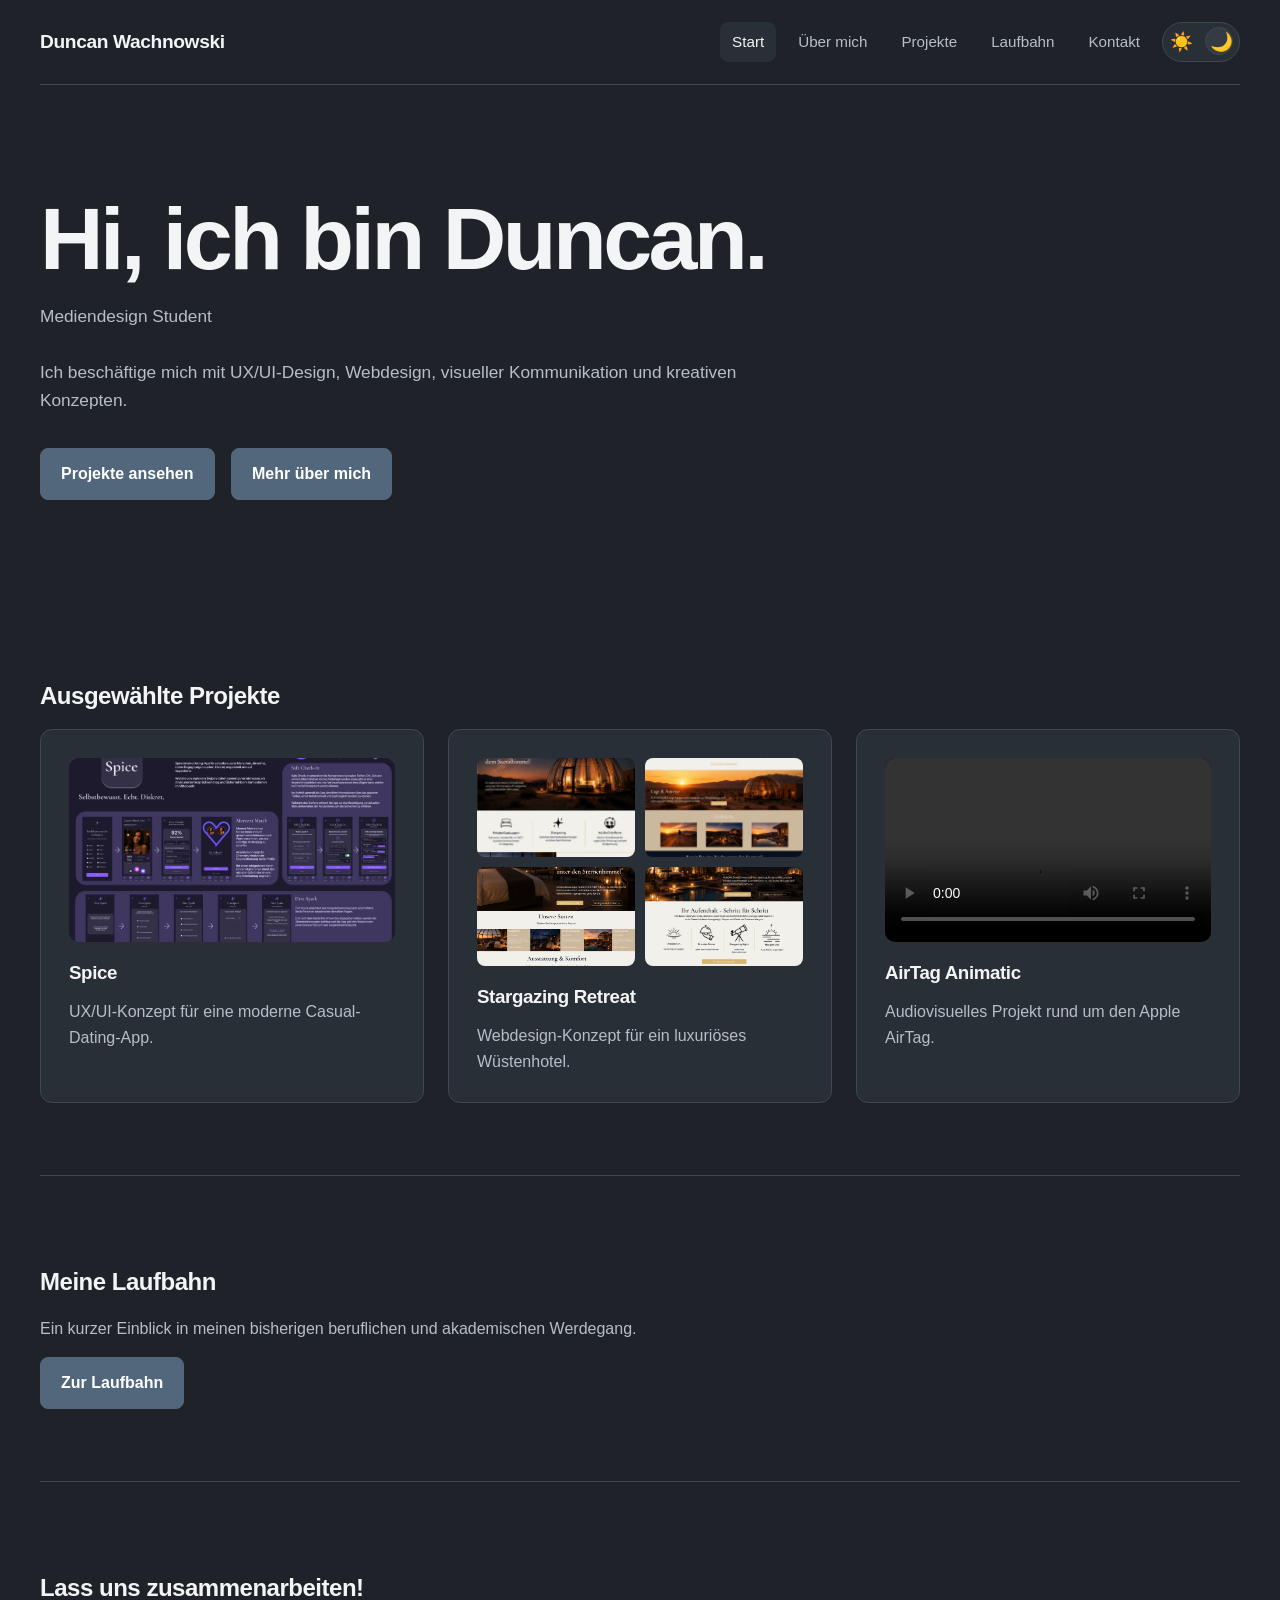
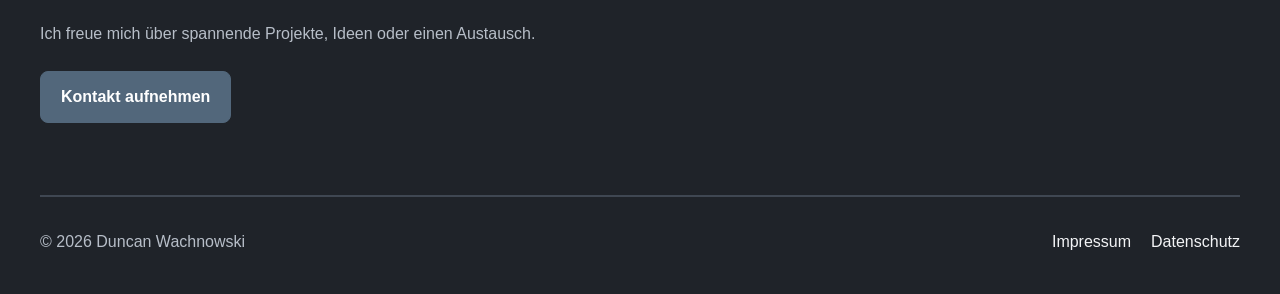
<file: index.html>
<!DOCTYPE html>
<html lang="de">

<head>
    <meta charset="UTF-8">
    <meta name="viewport" content="width=device-width, initial-scale=1.0">

    <script>
        const savedTheme = localStorage.getItem("theme");

        if (savedTheme === "light") {
            document.documentElement.setAttribute("data-theme", "light");
        }
    </script>

    <title>Duncan Wachnowski | Portfolio</title>
    <link rel="icon" type="image/svg+xml" href="images/favicon.svg">
    <link rel="stylesheet" href="css/style.css">
</head>

<body>

    <a class="skip-link" href="#main-content">
        Zum Hauptinhalt springen
    </a>

    <header>
        <a href="index.html">Duncan Wachnowski</a>
        <button class="menu-toggle" aria-label="Navigation öffnen" aria-expanded="false" aria-controls="main-nav">
            <span class="hamburger"></span>
        </button>
        <nav aria-label="Hauptnavigation" id="main-nav">
            <ul>
                <li><a href="index.html" class="active" aria-current="page">Start</a></li>
                <li><a href="ueber-mich.html">Über mich</a></li>
                <li><a href="projekte.html">Projekte</a></li>
                <li><a href="laufbahn.html">Laufbahn</a></li>
                <li><a href="kontakt.html">Kontakt</a></li>

                <li class="theme-item">
                    <button class="theme-toggle" type="button" aria-label="Zu hellem Design wechseln"
                        title="Design wechseln" aria-pressed="false">
                        <span class="theme-switch" aria-hidden="true">
                            <span class="theme-sun">☀️</span>
                            <span class="theme-moon">🌙</span>
                            <span class="theme-thumb"></span>
                        </span>

                    </button>

                </li>

            </ul>

        </nav>
    </header>

    <main id="main-content" tabindex="-1">

        <section class="hero">
            <h1>Hi, ich bin Duncan.</h1>
            <p>Mediendesign Student</p>

            <p>
                Ich beschäftige mich mit UX/UI-Design, Webdesign,
                visueller Kommunikation und kreativen Konzepten.
            </p>

            <a class="button" href="projekte.html">Projekte ansehen</a>
            <a class="button" href="ueber-mich.html">Mehr über mich</a>
        </section>

        <section class="projects-preview">
            <h2>Ausgewählte Projekte</h2>

            <div class="project-grid">
                <article class="project-card">
                    <a href="images/Spice.jpg" target="_blank" rel="noopener noreferrer" class="project-image-link"
                        aria-label="Projektbild Spice in neuem Tab öffnen">

                        <img class="project-image" src="images/Spice.jpg" alt="Projektvorschau der Dating-App Spice"
                            loading="lazy" decoding="async">

                    </a>



                    <h3>Spice</h3>

                    <p>
                        UX/UI-Konzept für eine moderne Casual-Dating-App.
                    </p>

                </article>


                <article class="project-card">
                    <div class="project-gallery">
                        <a href="images/Stargazing-1.jpg" target="_blank" rel="noopener noreferrer"
                            aria-label="Startseitenansicht des Stargazing Retreat in neuem Tab öffnen">
                            <img src="images/Stargazing-1.jpg" alt="Stargazing Retreat Startseitenansicht"
                                loading="lazy" decoding="async">
                        </a>

                        <a href="images/Stargazing-2.jpg" target="_blank" rel="noopener noreferrer"
                            aria-label="Informationsbereich des Stargazing Retreat in neuem Tab öffnen">
                            <img src="images/Stargazing-2.jpg" alt="Stargazing Retreat Informationsbereich"
                                loading="lazy" decoding="async">
                        </a>

                        <a href="images/Stargazing-3.jpg" target="_blank" rel="noopener noreferrer"
                            aria-label="Zimmeransicht des Stargazing Retreat in neuem Tab öffnen">
                            <img src="images/Stargazing-3.jpg" alt="Stargazing Retreat Zimmeransicht" loading="lazy"
                                decoding="async">
                        </a>

                        <a href="images/Stargazing-4.jpg" target="_blank" rel="noopener noreferrer"
                            aria-label="Erlebnisansicht des Stargazing Retreat in neuem Tab öffnen">
                            <img src="images/Stargazing-4.jpg" alt="Stargazing Retreat Erlebenisansicht" loading="lazy"
                                decoding="async">
                        </a>
                    </div>

                    <h3>Stargazing Retreat</h3>

                    <p>
                        Webdesign-Konzept für ein luxuriöses Wüstenhotel.
                    </p>
                </article>


                <article class="project-card">
                    <video class="project-video" controls preload="metadata" aria-label="AirTag Animatic">
                        <source src="videos/AirTag3Neu_2.mp4" type="video/mp4">
                        Dein Browser unterstützt das Video-Element nicht.
                    </video>

                    <h3>AirTag Animatic</h3>

                    <p>
                        Audiovisuelles Projekt rund um den Apple AirTag.
                    </p>
                </article>

            </div>
        </section>


        <section class="career-preview">
            <div>
                <h2>Meine Laufbahn</h2>
                <p>
                    Ein kurzer Einblick in meinen bisherigen beruflichen
                    und akademischen Werdegang.
                </p>

                <a class="button" href="laufbahn.html">Zur Laufbahn</a>
            </div>

            <div class="career-steps" aria-hidden="true">
                <span></span>
                <span></span>
                <span></span>
            </div>
        </section>


        <section class="contact-cta">
            <h2>Lass uns zusammenarbeiten!</h2>

            <p>
                Ich freue mich über spannende Projekte,
                Ideen oder einen Austausch.
            </p>

            <a class="button" href="kontakt.html">Kontakt aufnehmen</a>
        </section>


    </main>

    <footer>
        <p>© 2026 Duncan Wachnowski</p>

        <nav aria-label="Footer-Navigation">
            <a href="impressum.html">Impressum</a>
            <a href="datenschutz.html">Datenschutz</a>
        </nav>
    </footer>

    <button class="back-to-top" aria-label="Zurück nach oben" title="Zurück nach oben">
        ↑
    </button>

    <script src="js/script.js"></script>

</body>

</html>
</file>
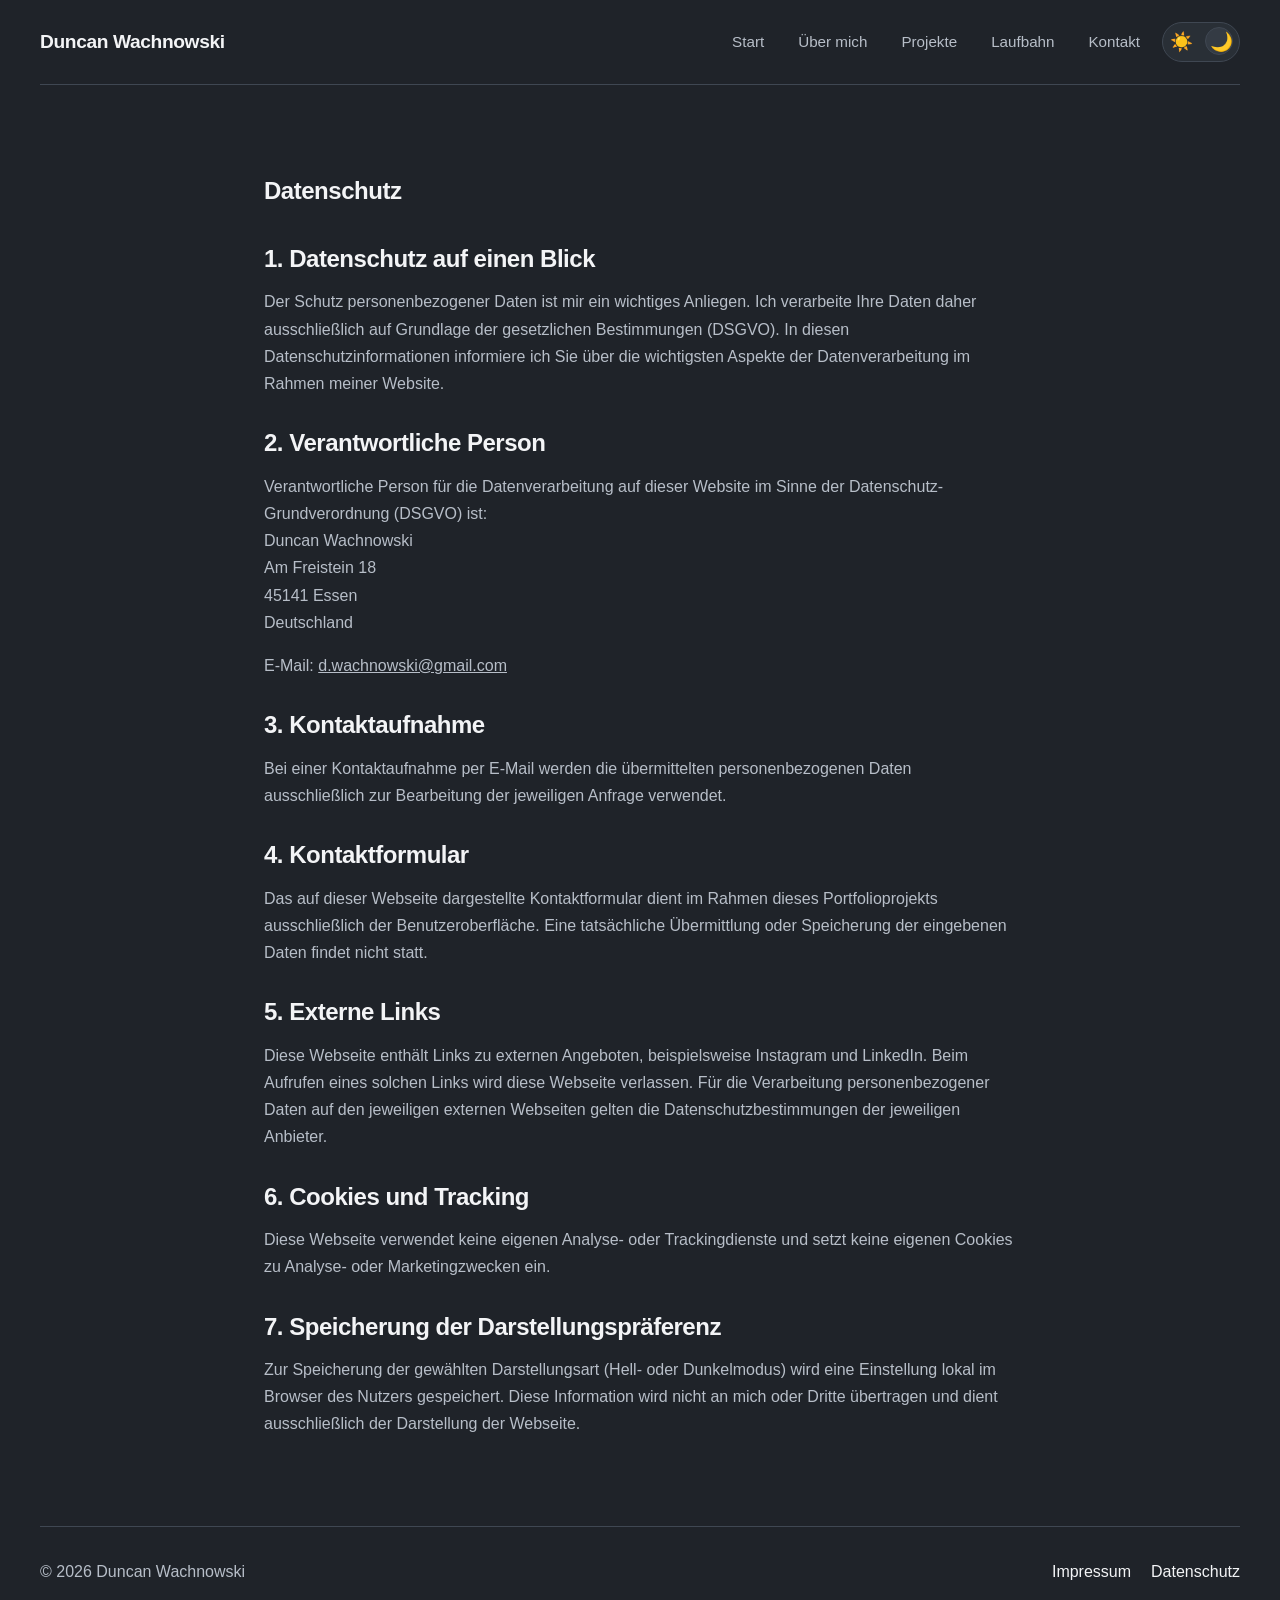
<file: datenschutz.html>
<!DOCTYPE html>
<html lang="de">

<head>
    <meta charset="UTF-8">
    <meta name="viewport" content="width=device-width, initial-scale=1.0">

    <script>
        const savedTheme = localStorage.getItem("theme");

        if (savedTheme === "light") {
            document.documentElement.setAttribute("data-theme", "light");
        }
    </script>

    <title>Datenschutz | Duncan Wachnowski</title>
    <link rel="icon" type="image/svg+xml" href="images/favicon.svg">
    <link rel="stylesheet" href="css/style.css">

</head>

<body>

    <a class="skip-link" href="#main-content">
        Zum Hauptinhalt springen
    </a>

    <header>
        <a href="index.html">Duncan Wachnowski</a>
        <button class="menu-toggle" aria-label="Navigation öffnen" aria-expanded="false" aria-controls="main-nav">
            <span class="hamburger"></span>
        </button>
        <nav aria-label="Hauptnavigation" id="main-nav">
            <ul>
                <li><a href="index.html">Start</a></li>
                <li><a href="ueber-mich.html">Über mich</a></li>
                <li><a href="projekte.html">Projekte</a></li>
                <li><a href="laufbahn.html">Laufbahn</a></li>
                <li><a href="kontakt.html">Kontakt</a></li>
                <li class="theme-item">
                    <button class="theme-toggle" type="button" aria-label="Zu hellem Design wechseln"
                        title="Design wechseln" aria-pressed="false">
                        <span class="theme-switch" aria-hidden="true">
                            <span class="theme-sun">☀️</span>
                            <span class="theme-moon">🌙</span>
                            <span class="theme-thumb"></span>
                        </span>

                    </button>

                </li>
            </ul>
        </nav>
    </header>

    <main id="main-content" tabindex="-1">
        <section class="legal-section">
            <h1>Datenschutz</h1>

            <h2>1. Datenschutz auf einen Blick</h2>

            <p>
                Der Schutz personenbezogener Daten ist mir ein wichtiges Anliegen. Ich verarbeite Ihre Daten daher
                ausschließlich auf Grundlage der gesetzlichen Bestimmungen (DSGVO). In diesen Datenschutzinformationen
                informiere ich Sie über die wichtigsten Aspekte der Datenverarbeitung im Rahmen meiner Website.
            </p>

            <h2>2. Verantwortliche Person</h2>

            <p>
                Verantwortliche Person für die Datenverarbeitung auf dieser Website im Sinne der
                Datenschutz-Grundverordnung (DSGVO) ist:<br>
                Duncan Wachnowski<br>
                Am Freistein 18<br>
                45141 Essen<br>
                Deutschland<br>
            </p>

            <p>
                E-Mail: <a href="mailto:d.wachnowski@gmail.com">d.wachnowski@gmail.com</a>
            </p>

            <h2>3. Kontaktaufnahme</h2>
            <p>
                Bei einer Kontaktaufnahme per E-Mail werden die übermittelten personenbezogenen Daten ausschließlich zur
                Bearbeitung der jeweiligen Anfrage verwendet.
            </p>

            <h2>4. Kontaktformular</h2>
            <p>
                Das auf dieser Webseite dargestellte Kontaktformular dient im Rahmen dieses Portfolioprojekts
                ausschließlich der Benutzeroberfläche. Eine tatsächliche Übermittlung oder Speicherung der eingebenen
                Daten findet nicht statt.
            </p>

            <h2>5. Externe Links</h2>
            <p>
                Diese Webseite enthält Links zu externen Angeboten, beispielsweise Instagram und LinkedIn. Beim Aufrufen
                eines solchen Links wird diese Webseite verlassen. Für die Verarbeitung personenbezogener Daten auf den
                jeweiligen externen Webseiten gelten die Datenschutzbestimmungen der jeweiligen Anbieter.
            </p>

            <h2>6. Cookies und Tracking</h2>
            <p>
                Diese Webseite verwendet keine eigenen Analyse- oder Trackingdienste und setzt keine eigenen Cookies zu
                Analyse- oder Marketingzwecken ein.
            </p>

            <h2>7. Speicherung der Darstellungspräferenz</h2>
            <p>
                Zur Speicherung der gewählten Darstellungsart (Hell- oder Dunkelmodus) wird eine Einstellung lokal im
                Browser des Nutzers gespeichert. Diese Information wird nicht an mich oder Dritte übertragen und dient
                ausschließlich der Darstellung der Webseite.
            </p>

        </section>
    </main>

    <footer>
        <p>© 2026 Duncan Wachnowski</p>

        <nav aria-label="Footer-Navigation">
            <a href="impressum.html">Impressum</a>
            <a href="datenschutz.html" aria-current="page">Datenschutz</a>
        </nav>
    </footer>

    <button class="back-to-top" aria-label="Zurück nach oben" title="Zurück nach oben">
        ↑
    </button>

    <script src="js/script.js"></script>

</body>

</html>
</file>
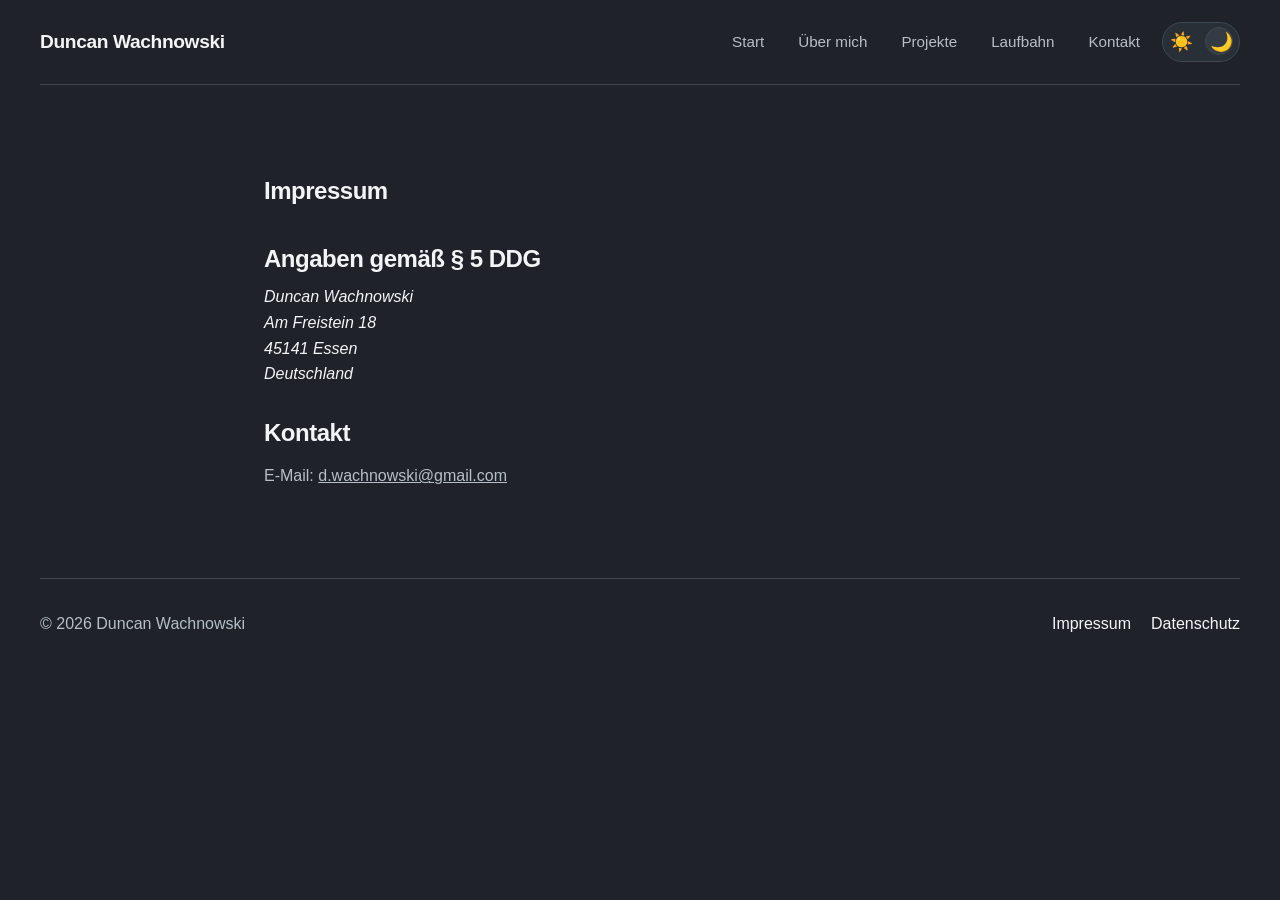
<file: impressum.html>
<!DOCTYPE html>
<html lang="de">

<head>
    <meta charset="UTF-8">
    <meta name="viewport" content="width=device-width, initial-scale=1.0">

    <script>
        const savedTheme = localStorage.getItem("theme");

        if (savedTheme === "light") {
            document.documentElement.setAttribute("data-theme", "light");
        }
    </script>

    <title>Impressum | Duncan Wachnowski</title>
    <link rel="icon" type="image/svg+xml" href="images/favicon.svg">
    <link rel="stylesheet" href="css/style.css">

</head>

<body>

    <a class="skip-link" href="#main-content">
        Zum Hauptinhalt springen
    </a>

    <header>
        <a href="index.html">Duncan Wachnowski</a>
        <button class="menu-toggle" aria-label="Navigation öffnen" aria-expanded="false" aria-controls="main-nav">
            <span class="hamburger"></span>
        </button>
        <nav aria-label="Hauptnavigation" id="main-nav">
            <ul>
                <li><a href="index.html">Start</a></li>
                <li><a href="ueber-mich.html">Über mich</a></li>
                <li><a href="projekte.html">Projekte</a></li>
                <li><a href="laufbahn.html">Laufbahn</a></li>
                <li><a href="kontakt.html">Kontakt</a></li>

                <li class="theme-item">
                    <button class="theme-toggle" type="button" aria-label="Zu hellem Design wechseln"
                        title="Design wechseln" aria-pressed="false">
                        <span class="theme-switch" aria-hidden="true">
                            <span class="theme-sun">☀️</span>
                            <span class="theme-moon">🌙</span>
                            <span class="theme-thumb"></span>
                        </span>

                    </button>

                </li>
            </ul>
        </nav>
    </header>

    <main id="main-content" tabindex="-1">
        <section class="legal-section">
            <h1>Impressum</h1>

            <h2>Angaben gemäß § 5 DDG</h2>

            <address>
                Duncan Wachnowski<br>
                Am Freistein 18<br>
                45141 Essen<br>
                Deutschland
            </address>

            <h2>Kontakt</h2>

            <p>
                E-Mail: <a href="mailto:d.wachnowski@gmail.com">
                    d.wachnowski@gmail.com

                </a>
            </p>
        </section>

    </main>

    <footer>
        <p>© 2026 Duncan Wachnowski</p>

        <nav aria-label="Footer-Navigation">
            <a href="impressum.html" aria-current="page">Impressum</a>
            <a href="datenschutz.html">Datenschutz</a>
        </nav>
    </footer>

    <button class="back-to-top" aria-label="Zurück nach oben" title="Zurück nach oben">
        ↑
    </button>

    <script src="js/script.js"></script>

</body>

</html>
</file>
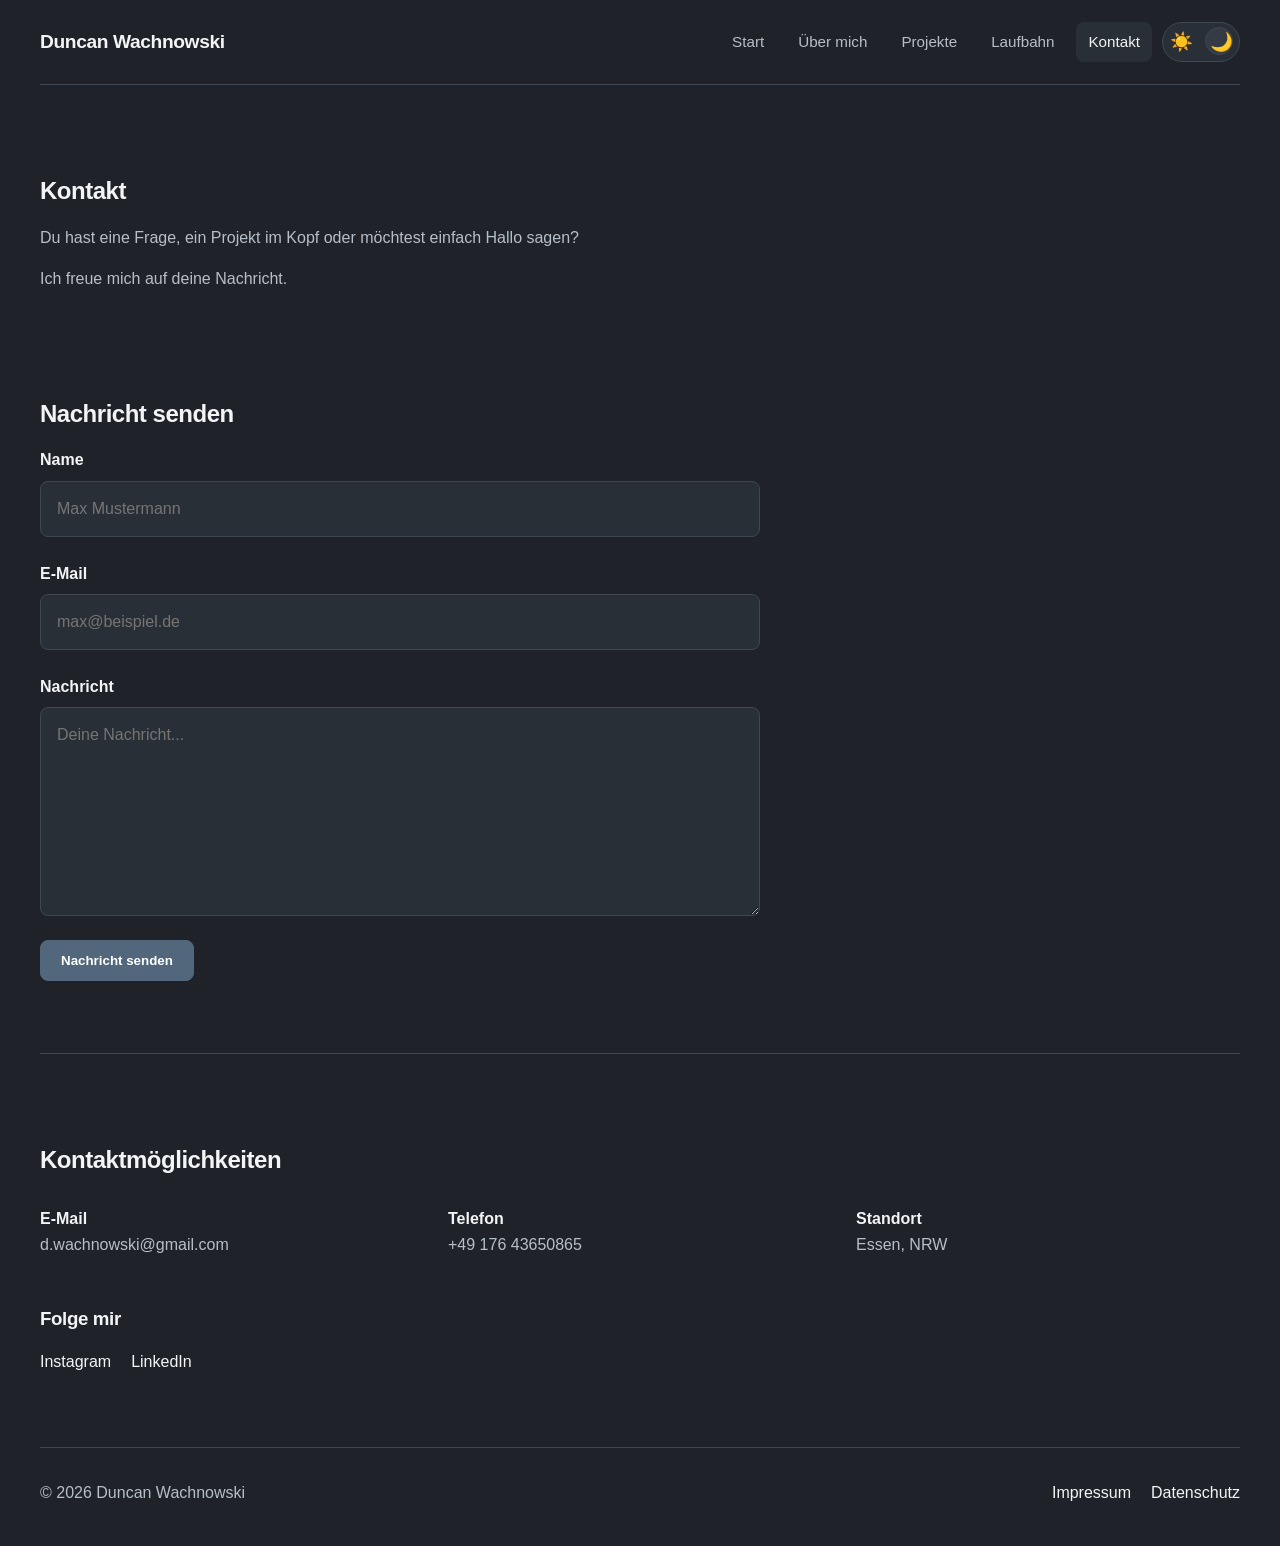
<file: kontakt.html>
<!DOCTYPE html>
<html lang="de">

<head>
    <meta charset="UTF-8">
    <meta name="viewport" content="width=device-width, initial-scale=1.0">

    <script>
        const savedTheme = localStorage.getItem("theme");

        if (savedTheme === "light") {
            document.documentElement.setAttribute("data-theme", "light");
        }
    </script>

    <title>Kontakt | Duncan Wachnowski</title>
    <link rel="icon" type="image/svg+xml" href="images/favicon.svg">
    <link rel="stylesheet" href="css/style.css">

</head>

<body>

    <a class="skip-link" href="#main-content">
        Zum Hauptinhalt springen
    </a>

    <header>
        <a href="index.html">Duncan Wachnowski</a>
        <button class="menu-toggle" aria-label="Navigation öffnen" aria-expanded="false" aria-controls="main-nav">
            <span class="hamburger"></span>
        </button>
        <nav aria-label="Hauptnavigation" id="main-nav">
            <ul>
                <li><a href="index.html">Start</a></li>
                <li><a href="ueber-mich.html">Über mich</a></li>
                <li><a href="projekte.html">Projekte</a></li>
                <li><a href="laufbahn.html">Laufbahn</a></li>
                <li><a href="kontakt.html" class="active" aria-current="page">Kontakt</a></li>

                <li class="theme-item">
                    <button class="theme-toggle" type="button" aria-label="Zu hellem Design wechseln"
                        title="Design wechseln" aria-pressed="false">
                        <span class="theme-switch" aria-hidden="true">
                            <span class="theme-sun">☀️</span>
                            <span class="theme-moon">🌙</span>
                            <span class="theme-thumb"></span>
                        </span>

                    </button>

                </li>
            </ul>
        </nav>
    </header>

    <main id="main-content" tabindex="-1">
        <section class="contact-hero">
            <h1>Kontakt</h1>

            <p>
                Du hast eine Frage, ein Projekt im Kopf
                oder möchtest einfach Hallo sagen?
            </p>

            <p>
                Ich freue mich auf deine Nachricht.
            </p>
        </section>

        <section class="contact-form-section">
            <h2>Nachricht senden</h2>
            <form class="contact-form">
                <div class="form-group">
                    <label for="name">Name</label>
                    <input type="text" id="name" name="name" autocomplete="name" placeholder="Max Mustermann" required
                        minlength="2" maxlength="60">
                </div>

                <div class="form-group">
                    <label for="email">E-Mail</label>
                    <input type="email" id="email" name="email" autocomplete="email" placeholder="max@beispiel.de"
                        required maxlength="100">
                </div>

                <div class="form-group">
                    <label for="message">Nachricht</label>
                    <textarea id="message" name="message" rows="7" placeholder="Deine Nachricht..." required
                        minlength="10" maxlength="1000"></textarea>
                </div>

                <button class="button" type="submit">
                    Nachricht senden
                </button>
            </form>
        </section>

        <section class="contact-details">
            <h2>Kontaktmöglichkeiten</h2>

            <address class="contact-list">
                <p>
                    <span class="contact-label">E-Mail</span><br>
                    <a href="mailto:d.wachnowski@gmail.com">
                        d.wachnowski@gmail.com
                    </a>
                </p>

                <p>
                    <span class="contact-label">Telefon</span><br>
                    <a href="tel:+4917643650865">
                        +49 176 43650865
                    </a>
                </p>

                <p>
                    <span class="contact-label">Standort</span><br>
                    Essen, NRW
                </p>
            </address>

            <div class="social-links">
                <h3>Folge mir</h3>

                <a href="https://www.instagram.com/duncan.wa/" target="_blank" rel="noopener noreferrer"
                    aria-label="Instagram-Profil in neuem Tab öffnen">
                    Instagram
                </a>

                <a href="https://www.linkedin.com/in/duncan-wachnowski/" target="_blank" rel="noopener noreferrer"
                    aria-label="LinkedIn-Profil in neuem Tab öffnen">
                    LinkedIn
                </a>
            </div>
        </section>

    </main>

    <footer>
        <p>© 2026 Duncan Wachnowski</p>

        <nav aria-label="Footer-Navigation">
            <a href="impressum.html">Impressum</a>
            <a href="datenschutz.html">Datenschutz</a>
        </nav>
    </footer>

    <button class="back-to-top" aria-label="Zurück nach oben" title="Zurück nach oben">
        ↑
    </button>

    <script src="js/script.js"></script>

</body>

</html>
</file>
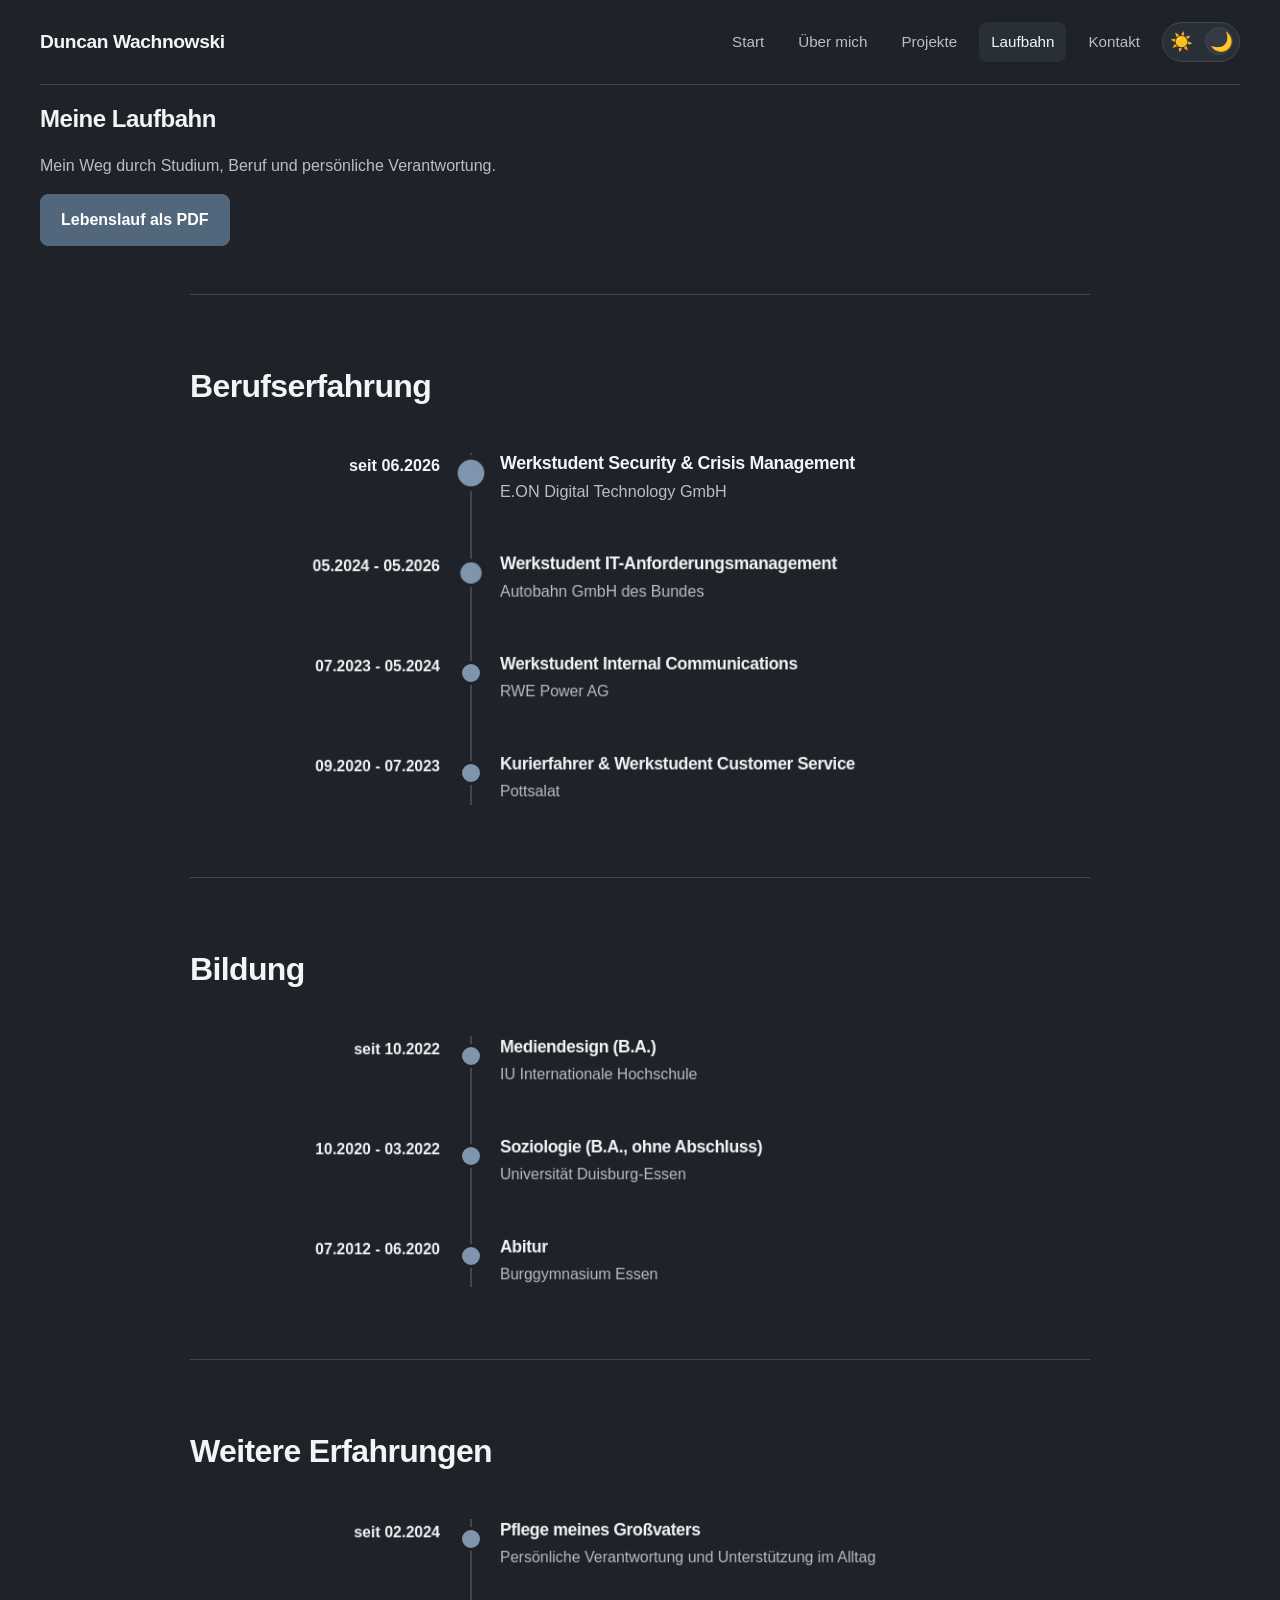
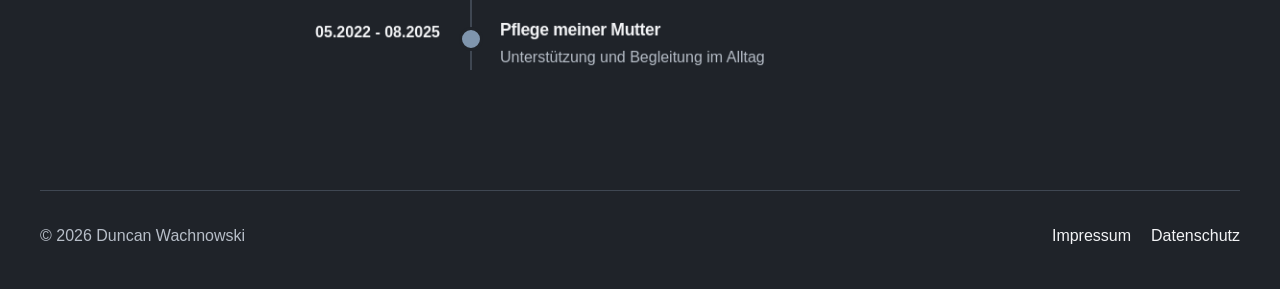
<file: laufbahn.html>
<!DOCTYPE html>
<html lang="de">

<head>
    <meta charset="UTF-8">
    <meta name="viewport" content="width=device-width, initial-scale=1.0">

    <script>
        const savedTheme = localStorage.getItem("theme");

        if (savedTheme === "light") {
            document.documentElement.setAttribute("data-theme", "light");
        }
    </script>

    <title>Laufbahn | Duncan Wachnowski</title>
    <link rel="icon" type="image/svg+xml" href="images/favicon.svg">
    <link rel="stylesheet" href="css/style.css">
</head>

<body>

    <a class="skip-link" href="#main-content">
        Zum Hauptinhalt springen
    </a>

    <header>
        <a href="index.html">Duncan Wachnowski</a>
        <button class="menu-toggle" aria-label="Navigation öffnen" aria-expanded="false" aria-controls="main-nav">
            <span class="hamburger"></span>
        </button>
        <nav aria-label="Hauptnavigation" id="main-nav">
            <ul>
                <li><a href="index.html">Start</a></li>
                <li><a href="ueber-mich.html">Über mich</a></li>
                <li><a href="projekte.html">Projekte</a></li>
                <li><a href="laufbahn.html" class="active" aria-current="page">Laufbahn</a></li>
                <li><a href="kontakt.html">Kontakt</a></li>

                <li class="theme-item">
                    <button class="theme-toggle" type="button" aria-label="Zu hellem Design wechseln"
                        title="Design wechseln" aria-pressed="false">
                        <span class="theme-switch" aria-hidden="true">
                            <span class="theme-sun">☀️</span>
                            <span class="theme-moon">🌙</span>
                            <span class="theme-thumb"></span>
                        </span>

                    </button>

                </li>
            </ul>
        </nav>
    </header>

    <main id="main-content" tabindex="-1">

        <section class="career-hero">
            <h1>Meine Laufbahn</h1>

            <p>
                Mein Weg durch Studium, Beruf und persönliche Verantwortung.
            </p>

            <a class="button cv-download" href="documents/lebenslauf-duncan-wachnowski.pdf" target="_blank"
                rel="noopener noreferrer" aria-label="Lebenslauf als PDF in neuem Tab öffnen">
                Lebenslauf als PDF
            </a>
        </section>


        <section class="timeline-section">
            <h2>Berufserfahrung</h2>

            <div class="timeline" role="list" aria-label="Berufserfahrung">
                <div class="timeline-item" role="listitem">
                    <time class="timeline-date" datetime="2026-06">seit 06.2026</time>

                    <div class="timeline-content">
                        <h3>Werkstudent Security & Crisis Management</h3>
                        <p>E.ON Digital Technology GmbH</p>
                    </div>
                </div>

                <div class="timeline-item" role="listitem">
                    <p class="timeline-date">05.2024 - 05.2026</p>

                    <div class="timeline-content">
                        <h3>Werkstudent IT-Anforderungsmanagement</h3>
                        <p>Autobahn GmbH des Bundes</p>
                    </div>
                </div>

                <div class="timeline-item" role="listitem">
                    <p class="timeline-date">07.2023 - 05.2024</p>

                    <div class="timeline-content">
                        <h3>Werkstudent Internal Communications</h3>
                        <p>RWE Power AG</p>
                    </div>
                </div>

                <div class="timeline-item" role="listitem">
                    <p class="timeline-date">09.2020 - 07.2023</p>

                    <div class="timeline-content">
                        <h3>Kurierfahrer & Werkstudent Customer Service</h3>
                        <p>Pottsalat</p>
                    </div>
                </div>
            </div>
        </section>


        <section class="timeline-section">
            <h2>Bildung</h2>

            <div class="timeline" role="list" aria-label="Bildung">
                <div class="timeline-item" role="listitem">
                    <time class="timeline-date" datetime="2022-10">seit 10.2022</time>

                    <div class="timeline-content">
                        <h3>Mediendesign (B.A.)</h3>
                        <p>IU Internationale Hochschule</p>
                    </div>
                </div>

                <div class="timeline-item" role="listitem">
                    <p class="timeline-date">10.2020 - 03.2022</p>

                    <div class="timeline-content">
                        <h3>Soziologie (B.A., ohne Abschluss)</h3>
                        <p>Universität Duisburg-Essen</p>
                    </div>
                </div>

                <div class="timeline-item" role="listitem">
                    <p class="timeline-date">07.2012 - 06.2020</p>

                    <div class="timeline-content">
                        <h3>Abitur</h3>
                        <p>Burggymnasium Essen</p>
                    </div>
                </div>
            </div>
        </section>


        <section class="timeline-section">
            <h2>Weitere Erfahrungen</h2>

            <div class="timeline" role="list" aria-label="Weitere Erfahrungen">
                <div class="timeline-item" role="listitem">
                    <time class="timeline-date" datetime="2024-02">seit 02.2024</time>

                    <div class="timeline-content">
                        <h3>Pflege meines Großvaters</h3>
                        <p>Persönliche Verantwortung und Unterstützung im Alltag</p>
                    </div>
                </div>

                <div class="timeline-item" role="listitem">
                    <p class="timeline-date">05.2022 - 08.2025</p>

                    <div class="timeline-content">
                        <h3>Pflege meiner Mutter</h3>
                        <p>Unterstützung und Begleitung im Alltag</p>
                    </div>
                </div>
            </div>
        </section>


    </main>

    <footer>
        <p>© 2026 Duncan Wachnowski</p>

        <nav aria-label="Footer-Navigation">
            <a href="impressum.html">Impressum</a>
            <a href="datenschutz.html">Datenschutz</a>
        </nav>
    </footer>

    <button class="back-to-top" aria-label="Zurück nach oben" title="Zurück nach oben">
        ↑
    </button>

    <script src="js/script.js"></script>

</body>

</html>
</file>
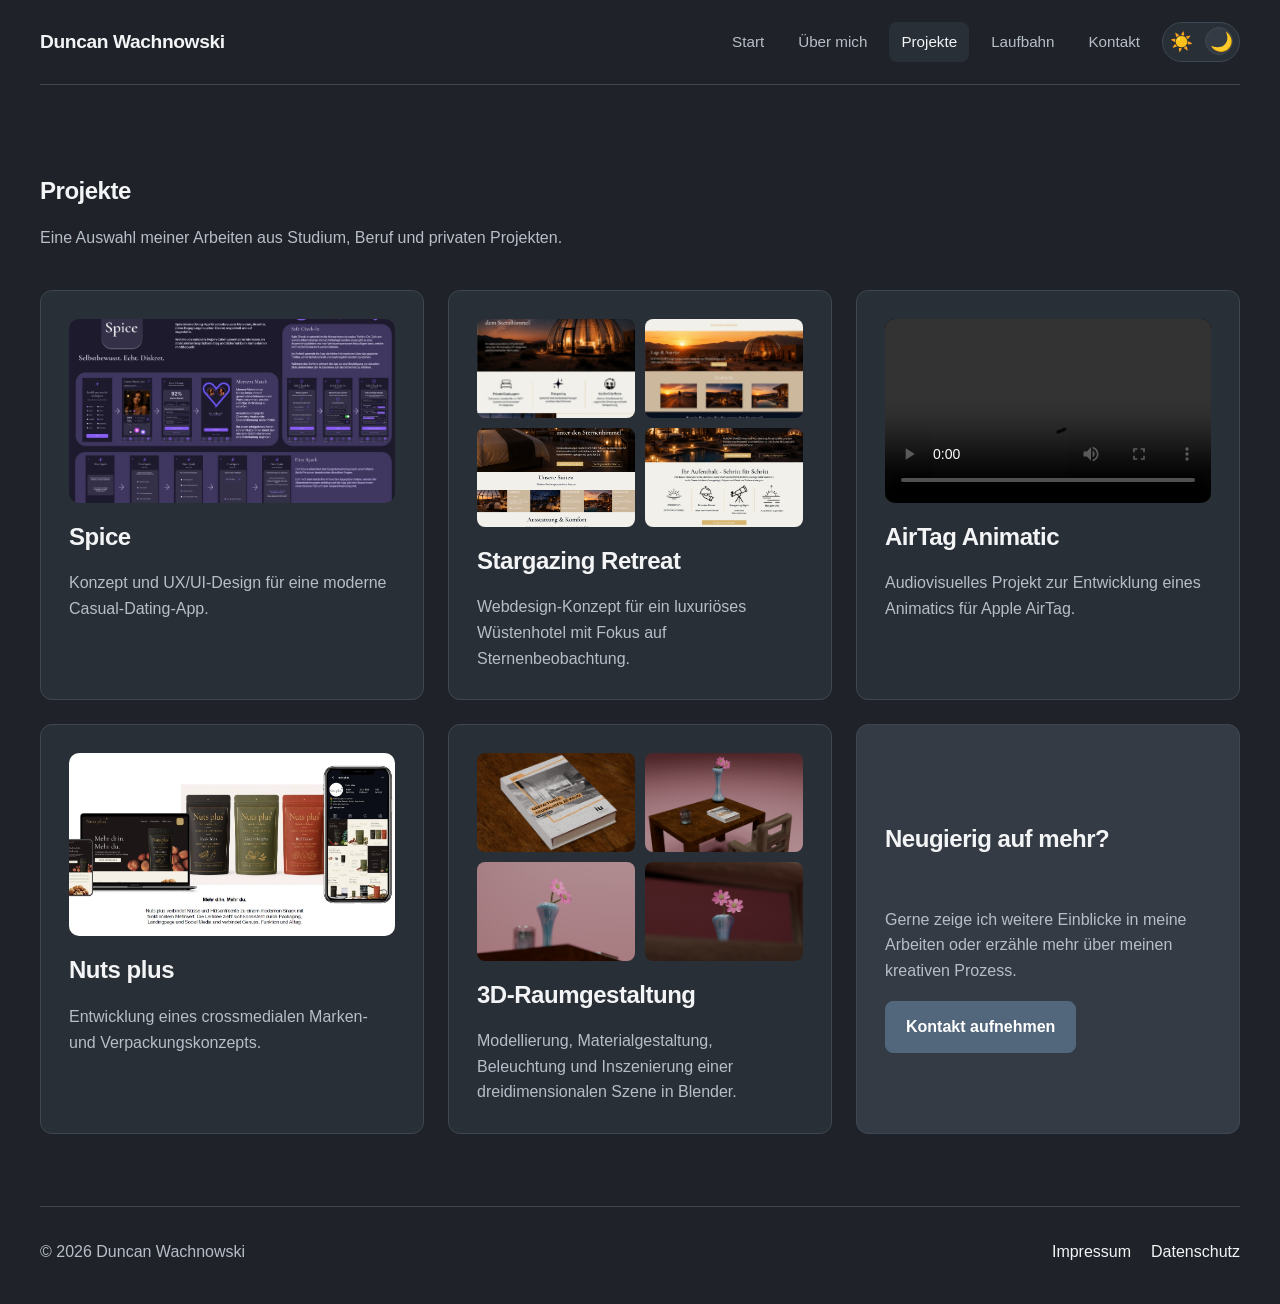
<file: projekte.html>
<!DOCTYPE html>
<html lang="de">

<head>
    <meta charset="UTF-8">
    <meta name="viewport" content="width=device-width, initial-scale=1.0">

    <script>
        const savedTheme = localStorage.getItem("theme");

        if (savedTheme === "light") {
            document.documentElement.setAttribute("data-theme", "light");
        }
    </script>

    <title>Projekte | Duncan Wachnowski</title>
    <link rel="icon" type="image/svg+xml" href="images/favicon.svg">
    <link rel="stylesheet" href="css/style.css">
</head>

<body>

    <a class="skip-link" href="#main-content">
        Zum Hauptinhalt springen
    </a>

    <header>
        <a href="index.html">Duncan Wachnowski</a>
        <button class="menu-toggle" aria-label="Navigation öffnen" aria-expanded="false" aria-controls="main-nav">
            <span class="hamburger"></span>
        </button>
        <nav aria-label="Hauptnavigation" id="main-nav">
            <ul>
                <li><a href="index.html">Start</a></li>
                <li><a href="ueber-mich.html">Über mich</a></li>
                <li><a href="projekte.html" class="active" aria-current="page">Projekte</a></li>
                <li><a href="laufbahn.html">Laufbahn</a></li>
                <li><a href="kontakt.html">Kontakt</a></li>

                <li class="theme-item">
                    <button class="theme-toggle" type="button" aria-label="Zu hellem Design wechseln"
                        title="Design wechseln" aria-pressed="false">
                        <span class="theme-switch" aria-hidden="true">
                            <span class="theme-sun">☀️</span>
                            <span class="theme-moon">🌙</span>
                            <span class="theme-thumb"></span>
                        </span>

                    </button>

                </li>
            </ul>
        </nav>
    </header>

    <main id="main-content" tabindex="-1">



        <section class="projects-section">
            <h1>Projekte</h1>
            <p>
                Eine Auswahl meiner Arbeiten aus Studium,
                Beruf und privaten Projekten.
            </p>

            <div class="projects-grid">
                <article class="project-card">

                    <a href="images/Spice.jpg" target="_blank" rel="noopener noreferrer" class="project-image-link"
                        aria-label="Projektvorschau der Dating-App Spice in neuem Tab öffnen">

                        <img class="project-image" src="images/Spice.jpg" alt="Projektvorschau der Dating-App Spice"
                            loading="lazy" decoding="async">

                    </a>


                    <h2>Spice</h2>

                    <p>
                        Konzept und UX/UI-Design für eine moderne Casual-Dating-App.
                    </p>

                </article>


                <article class="project-card">
                    <div class="project-gallery" role="group" aria-label="Bildergalerie Stargazing Retreat">
                        <a href="images/Stargazing-1.jpg" target="_blank" rel="noopener noreferrer"
                            class="project-image-link"
                            aria-label="Startseiteninhalt des Stargazing Retreat in neuem Tab öffnen">
                            <img src="images/Stargazing-1.jpg" alt="Stargazing Retreat Startseitenansicht"
                                loading="lazy" decoding="async">
                        </a>

                        <a href="images/Stargazing-2.jpg" target="_blank" rel="noopener noreferrer"
                            class="project-image-link"
                            aria-label="Informationsbereich des Stargazing Retreat in neuem Tab öffnen">
                            <img src="images/Stargazing-2.jpg" alt="Stargazing Retreat Informationsbereich"
                                loading="lazy" decoding="async">
                        </a>

                        <a href="images/Stargazing-3.jpg" target="_blank" rel="noopener noreferrer"
                            class="project-image-link"
                            aria-label="Zimmeransicht des Stargazing Retreat in neuem Tab öffnen">
                            <img src="images/Stargazing-3.jpg" alt="Stargazing Retreat Zimmeransicht" loading="lazy"
                                decoding="async">
                        </a>

                        <a href="images/Stargazing-4.jpg" target="_blank" rel="noopener noreferrer"
                            class="project-image-link"
                            aria-label="Erlebnisansicht des Stargazing Retreat in neuem Tab öffnen">
                            <img src="images/Stargazing-4.jpg" alt="Stargazing Retreat Erlebenisansicht" loading="lazy"
                                decoding="async">
                        </a>
                    </div>

                    <h2>Stargazing Retreat</h2>
                    <p>
                        Webdesign-Konzept für ein luxuriöses
                        Wüstenhotel mit Fokus auf Sternenbeobachtung.
                    </p>
                </article>

                <article class="project-card">
                    <video class="project-video" controls preload="metadata" aria-label="AirTag Animatic">
                        <source src="videos/AirTag3Neu_2.mp4" type="video/mp4">
                        Dein Browser unterstützt das Video-Element nicht.
                    </video>

                    <h2>AirTag Animatic</h2>

                    <p>
                        Audiovisuelles Projekt zur Entwicklung
                        eines Animatics für Apple AirTag.
                    </p>
                </article>


                <article class="project-card">
                    <a href="images/Nuts-Plus.jpg" target="_blank" rel="noopener noreferrer" class="project-image-link"
                        aria-label="Projektvorschau Nuts plus in neuem Tab öffnen">

                        <img class="project-image" src="images/Nuts-Plus.jpg" alt="Projektvorschau Nuts plus"
                            loading="lazy" decoding="async">

                    </a>

                    <h2>Nuts plus</h2>
                    <p>
                        Entwicklung eines crossmedialen Marken-
                        und Verpackungskonzepts.
                    </p>
                </article>

                <article class="project-card">

                    <div class="project-gallery" role="group" aria-label="Galerie der 3D-Raumgestaltung">

                        <a href="images/3d-1.avif" target="_blank" rel="noopener noreferrer" class="project-image-link"
                            aria-label="3D-Rendering eines Buches auf einem Holztisch in neuem Tab öffnen">
                            <img src="images/3d-1.avif" alt="3D-Rendering eines Buches auf einem Holztisch"
                                loading="lazy" decoding="async">
                        </a>

                        <a href="images/3d-2.avif" target="_blank" rel="noopener noreferrer" class="project-image-link"
                            aria-label="3D-Rendering einer Tischszene mit Vase, Buch und Stuhl in neuem Tab öffnen">
                            <img src="images/3d-2.avif" alt="3D-Rendering einer Tischszene mit Vase, Buch und Stuhl"
                                loading="lazy" decoding="async">
                        </a>

                        <a href="images/3d-3.avif" target="_blank" rel="noopener noreferrer" class="project-image-link"
                            aria-label="3D-Rendering einer Vase mit Blumen in neuem Tab öffnen">
                            <img src="images/3d-3.avif" alt="3D-Rendering einer Vase mit Blumen" loading="lazy"
                                decoding="async">
                        </a>

                        <a href="images/3d-4.avif" target="_blank" rel="noopener noreferrer" class="project-image-link"
                            aria-label="3D-Rendering von Blumen in einer Vase aus niedriger Perspektive in neuem Tab öffnen">
                            <img src="images/3d-4.avif"
                                alt="3D-Rendering von Blumen in einer Vase aus niedriger Perspektive" loading="lazy"
                                decoding="async">
                        </a>

                    </div>

                    <h2>3D-Raumgestaltung</h2>

                    <p>
                        Modellierung, Materialgestaltung, Beleuchtung und Inszenierung
                        einer dreidimensionalen Szene in Blender.
                    </p>

                </article>


                <div class="project-card project-cta-card">
                    <h2>Neugierig auf mehr?</h2>

                    <p>
                        Gerne zeige ich weitere Einblicke in meine Arbeiten
                        oder erzähle mehr über meinen kreativen Prozess.
                    </p>

                    <a class="button" href="kontakt.html">
                        Kontakt aufnehmen
                    </a>
                </div>

            </div>
        </section>



    </main>

    <footer>
        <p>© 2026 Duncan Wachnowski</p>

        <nav aria-label="Footer-Navigation">
            <a href="impressum.html">Impressum</a>
            <a href="datenschutz.html">Datenschutz</a>
        </nav>
    </footer>

    <button class="back-to-top" aria-label="Zurück nach oben" title="Zurück nach oben">
        ↑
    </button>

    <script src="js/script.js"></script>

</body>

</html>
</file>
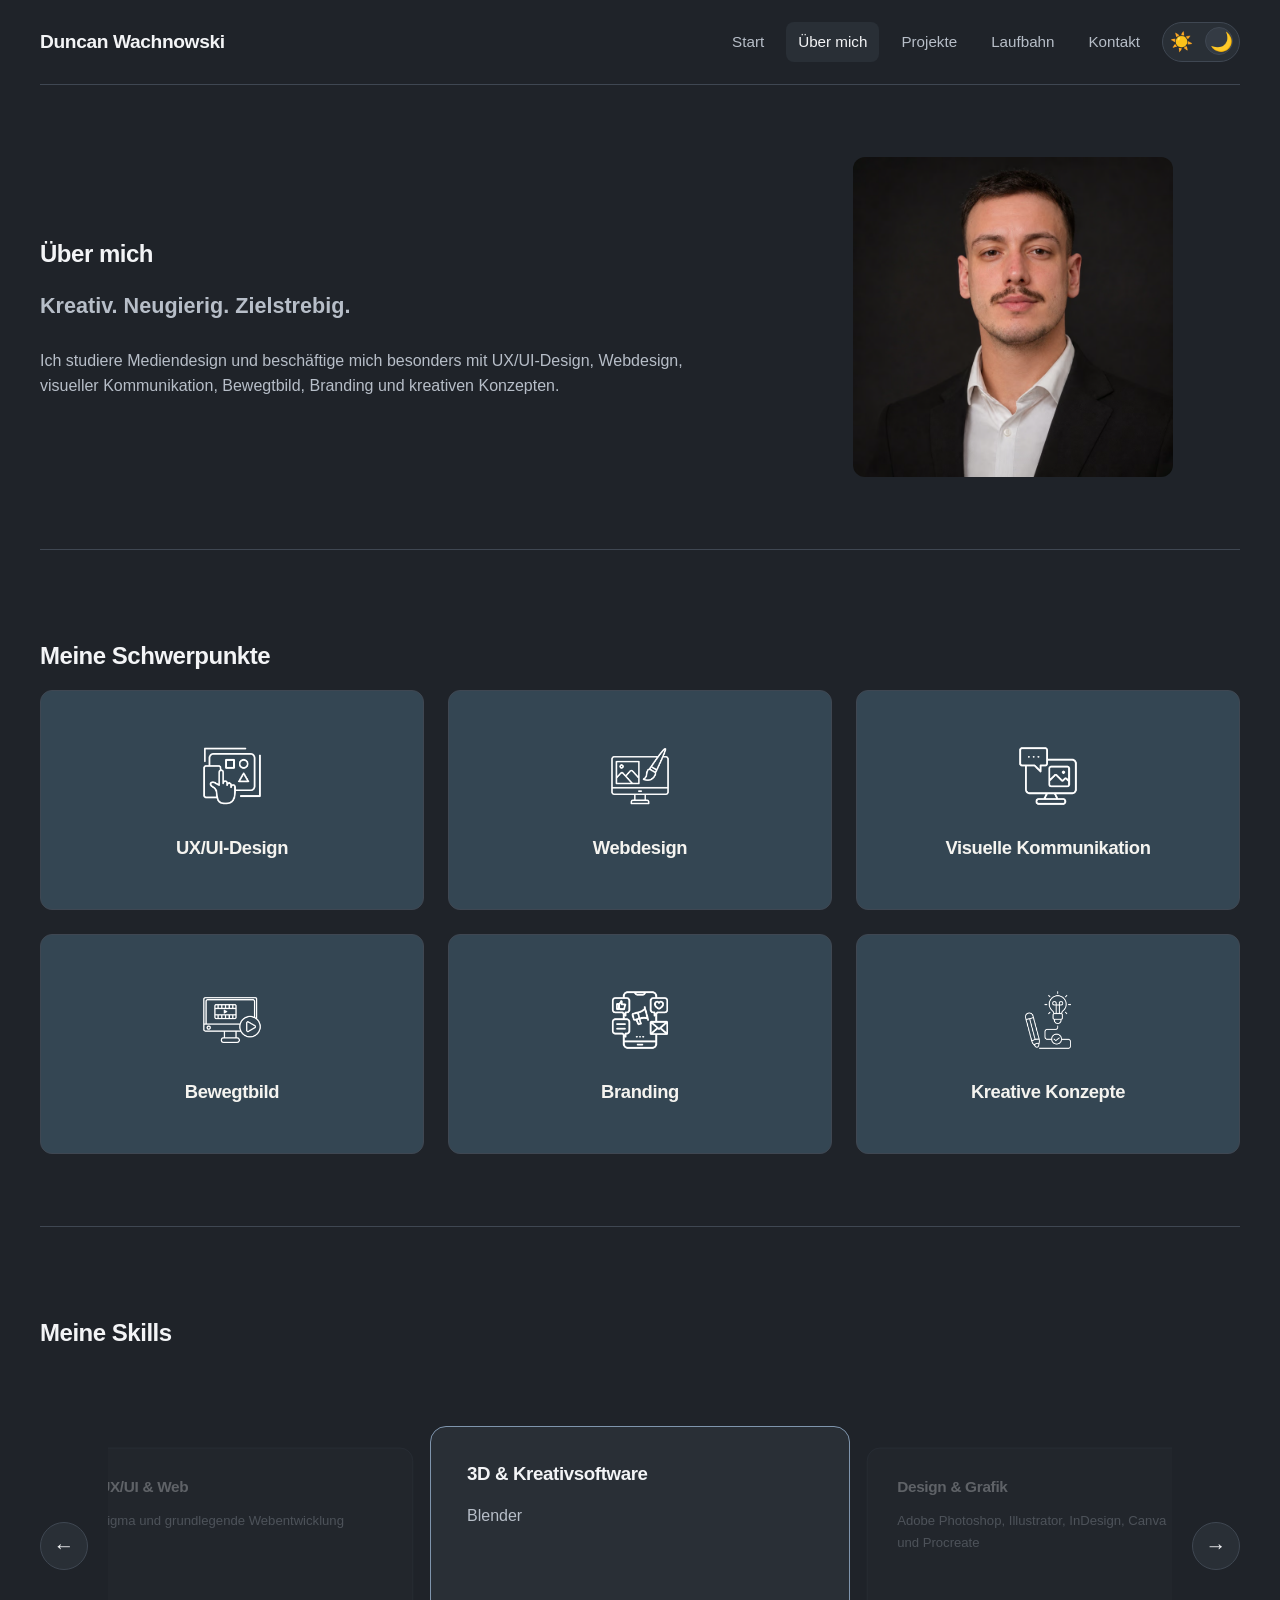
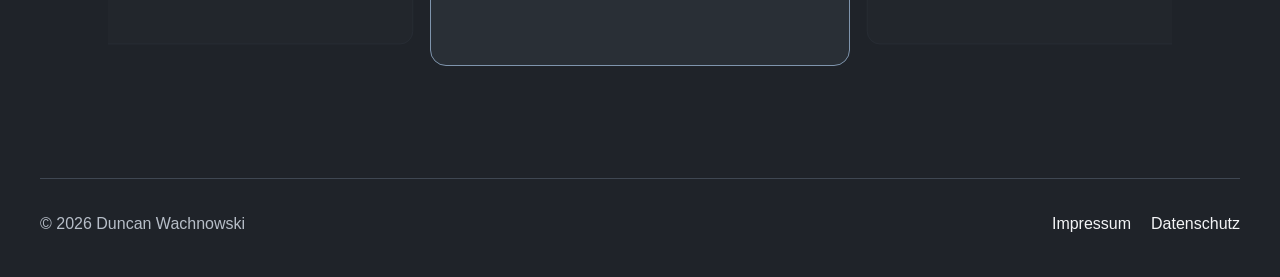
<file: ueber-mich.html>
<!DOCTYPE html>
<html lang="de">

<head>
    <meta charset="UTF-8">
    <meta name="viewport" content="width=device-width, initial-scale=1.0">

    <script>
        const savedTheme = localStorage.getItem("theme");

        if (savedTheme === "light") {
            document.documentElement.setAttribute("data-theme", "light");
        }
    </script>

    <title>Über mich | Duncan Wachnowski</title>
    <link rel="icon" type="image/svg+xml" href="images/favicon.svg">
    <link rel="stylesheet" href="css/style.css">
</head>


<body>

    <a class="skip-link" href="#main-content">
        Zum Hauptinhalt springen
    </a>

    <header>
        <a href="index.html">Duncan Wachnowski</a>
        <button class="menu-toggle" aria-label="Navigation öffnen" aria-expanded="false" aria-controls="main-nav">
            <span class="hamburger"></span>
        </button>
        <nav aria-label="Hauptnavigation" id="main-nav">
            <ul>
                <li><a href="index.html">Start</a></li>
                <li><a href="ueber-mich.html" class="active" aria-current="page">Über mich</a></li>
                <li><a href="projekte.html">Projekte</a></li>
                <li><a href="laufbahn.html">Laufbahn</a></li>
                <li><a href="kontakt.html">Kontakt</a></li>

                <li class="theme-item">
                    <button class="theme-toggle" type="button" aria-label="Zu hellem Design wechseln"
                        title="Design wechseln" aria-pressed="false">
                        <span class="theme-switch" aria-hidden="true">
                            <span class="theme-sun">☀️</span>
                            <span class="theme-moon">🌙</span>
                            <span class="theme-thumb"></span>
                        </span>

                    </button>

                </li>
            </ul>
        </nav>
    </header>

    <main id="main-content" tabindex="-1">

        <section class="about-hero">
            <div class="about-text">
                <h1>Über mich</h1>
                <p class="about-intro">Kreativ. Neugierig. Zielstrebig.</p>

                <p>
                    Ich studiere Mediendesign und beschäftige mich besonders
                    mit UX/UI-Design, Webdesign, visueller Kommunikation,
                    Bewegtbild, Branding und kreativen Konzepten.
                </p>
            </div>

            <div class="about-photo">
                <img id="about-image" class="about-image" src="images/bewerbungsfoto-dark.avif"
                    alt="Porträt von Duncan Wachnowski">

            </div>
        </section>


        <section class="focus-section">
            <h2>Meine Schwerpunkte</h2>

            <div class="focus-grid">

                <div class="focus-card">
                    <img class="focus-icon" src="images/uxui-icon.png" alt="" aria-hidden="true">

                    <h3>UX/UI-Design</h3>
                </div>

                <div class="focus-card">
                    <img class="focus-icon" src="images/webdesign-icon.png" alt="" aria-hidden="true">

                    <h3>Webdesign</h3>
                </div>

                <div class="focus-card">
                    <img class="focus-icon" src="images/kommunikation-icon.png" alt="" aria-hidden="true">

                    <h3>Visuelle Kommunikation</h3>
                </div>

                <div class="focus-card">
                    <img class="focus-icon" src="images/bewegtbild-icon.png" alt="" aria-hidden="true">

                    <h3>Bewegtbild</h3>
                </div>

                <div class="focus-card">
                    <img class="focus-icon" src="images/branding-icon.png" alt="" aria-hidden="true">

                    <h3>Branding</h3>
                </div>

                <div class="focus-card">
                    <img class="focus-icon" src="images/konzepte-icon.png" alt="" aria-hidden="true">

                    <h3>Kreative Konzepte</h3>
                </div>

            </div>
        </section>



        <section class="skills-section">
            <h2>Meine Skills</h2>

            <div class="skills-carousel" role="region" aria-label="Meine Skills">

                <button class="carousel-button carousel-prev" type="button" aria-label="Vorheriger Skill">
                    ←
                </button>

                <div class="skills-track">

                    <div class="skill-card">
                        <h3>Office</h3>
                        <p>Microsoft Word, Excel und PowerPoint</p>
                    </div>

                    <div class="skill-card">
                        <h3>UX/UI & Web</h3>
                        <p>Figma und grundlegende Webentwicklung</p>
                    </div>

                    <div class="skill-card">
                        <h3>3D & <br class="mobile-break">Kreativsoftware</h3>
                        <p>Blender</p>
                    </div>

                    <div class="skill-card">
                        <h3>Design & Grafik</h3>
                        <p>
                            Adobe Photoshop, Illustrator,
                            InDesign, Canva und Procreate
                        </p>
                    </div>

                    <div class="skill-card">
                        <h3>Foto & Video</h3>
                        <p>
                            Adobe Lightroom, CapCut
                            und weitere Videotools
                        </p>
                    </div>

                    <div class="skill-card">
                        <h3>KI-Tools</h3>
                        <p>
                            ChatGPT, Microsoft Copilot,
                            Gemini und weitere KI-Werkzeuge
                        </p>
                    </div>

                </div>

                <button class="carousel-button carousel-next" type="button" aria-label="Nächster Skill">
                    →
                </button>

            </div>
        </section>



    </main>

    <footer>
        <p>© 2026 Duncan Wachnowski</p>

        <nav aria-label="Footer-Navigation">
            <a href="impressum.html">Impressum</a>
            <a href="datenschutz.html">Datenschutz</a>
        </nav>
    </footer>

    <button class="back-to-top" aria-label="Zurück nach oben" title="Zurück nach oben">
        ↑
    </button>

    <script src="js/script.js"></script>

</body>

</html>
</file>
<file: css/style.css>
:root {
    --bg: #1f2329;
    --surface: #292f36;
    --surface-light: #343b44;

    --text: #f3f4f6;
    --text-muted: #b7bec8;

    --accent: #7f95ad;
    --accent-hover: #9cafc2;

    --border: #3f4752;

    --focus-card: #344653;
}

[data-theme="light"] {
    --bg: #d8d6d1;
    --surface: #e7e5e0;
    --surface-light: #f0eee9;

    --text: #4a3434;
    --text-muted: #6b5653;

    --accent: #6b3f46;
    --accent-hover: #80505a;

    --border: #bcbab5;

    --focus-card: #59484a;
}

[data-theme="light"] .focus-card {
    background: #685b57;
    color: #f5f1ec;
}

html {
    scroll-behavior: smooth;
}

@media (prefers-reduced-motion: reduce) {
    html {
        scroll-behavior: smooth;
    }

    *,
    *::before,
    *::after {
        animation-duration: 0.01ms !important;
        animation-iteration-count: 1 !important;
        transition-duration: 0.01ms !important;
    }
}


* {
    box-sizing: border-box;
}

main {
    width: min(1200px, calc(100% - 40px));
    margin: 0 auto;
}

.hero {
    padding: 110px 0 90px;
    max-width: 820px;
}

.hero h1 {
    margin: 0 0 20px;
    font-size: clamp(3rem, 7vw, 5.5rem);
    line-height: 1;
    letter-spacing: -0.04em;
}

.hero p {
    max-width: 720px;
    margin-bottom: 28px;
    font-size: 1.08rem;
    color: var(--text-muted);
}

.hero .button {
    margin-top: 6px;
}



.projects-preview {
    padding: 72px 0;
}

.project-grid {
    display: grid;
    grid-template-columns: repeat(3, 1fr);
    gap: 24px;
}

.project-card {
    padding: 28px;
    border: 1px solid var(--border);
    border-radius: 10px;
    background-color: var(--surface);
    min-height: 220px;
}

.project-card h3 {
    margin-top: 0;
}

.project-card:hover {
    transform: translateY(-4px);
    transition: transform 0.2s ease;
}

.project-card p {
    margin-bottom: 0;
}

html,
body {
    margin: 0;
    line-height: 1.6;
    font-family: Inter, "Segoe UI", Roboto, Arial, sans-serif;
    color: var(--text);
    background-color: var(--bg);
}

body {
    min-height: 100vh;
}

html {
    scroll-behavior: smooth;
}

h1,
h2,
h3 {
    line-height: 1.15;
    letter-spacing: -0.02em;
}

h1 {
    font-weight: 700;
}

h2,
h3 {
    font-weight: 600;
}

p {
    color: var(--text-muted);
}

a {
    color: inherit;
    text-decoration: none;
}


img {
    max-width: 100%;
    height: auto;
}

.about-image {
    width: 320px;
    max-width: 100%;
    height: auto;
    border-radius: 8px;

    display: block;
    margin-left: auto;
    margin-right: auto;
}

a {
    color: inherit;
    text-decoration: none;
}

ul {
    margin: 0;
    padding: 0;
    list-style: none;
}

header {
    width: min(1200px, calc(100% - 40px));
    margin: 0 auto;
    padding: 22px 0;

    display: flex;
    justify-content: space-between;
    align-items: center;

    border-bottom: 1px solid var(--border);
}

header>a {
    font-size: 1.2rem;
    font-weight: 700;
    letter-spacing: -0.02em;
}

header nav ul {
    display: flex;
    gap: 10px;
    align-items: center;
}

header nav a {
    display: inline-block;
    padding: 8px 12px;
    border-radius: 8px;

    color: var(--text-muted);
    font-size: 0.95rem;
    font-weight: 500;

    transition:
        background-color 0.2s ease,
        color 0.2s ease;
}

header nav a:hover,
header nav a:focus,
header nav a.active {
    background-color: var(--surface);
    color: var(--text);
    text-decoration: none;
}


header {
    position: relative;
}

.menu-toggle {
    display: none;
    width: 40px;
    height: 40px;

    border: 1px solid var(--border);
    border-radius: 8px;

    background-color: var(--surface);
    color: var(--text);

    cursor: pointer;
}

.career-preview {
    display: flex;
    justify-content: space-between;
    align-items: center;
    gap: 48px;
    padding: 72px 0;
    border-top: 1px solid var(--border);
}


.contact-cta {
    padding: 72px 0;
    border-top: 1px solid var(--border);
    border-bottom: 1px solid var(--border);
}

.contact-cta p {
    max-width: 650px;
    margin-bottom: 24px;
}

footer {
    width: min(1200px, calc(100% - 40px));
    margin: 0 auto;
    padding: 32px 0 40px;

    display: flex;
    justify-content: space-between;
    align-items: center;
    gap: 24px;

    border-top: 1px solid var(--border);
}

footer p {
    margin: 0;
}

footer nav {
    display: flex;
    gap: 20px;
}

footer nav a:hover,
footer nav a:focus {
    text-decoration: underline;
}

.about-hero {
    display: grid;
    grid-template-columns: 1.2fr 0.8fr;
    gap: 64px;
    align-items: center;
    padding: 72px 0;
}

.about-text {
    max-width: 680px;
}

.about-intro {
    font-size: 1.35rem;
    font-weight: 600;
    margin-bottom: 24px;
}

.about-photo {
    display: flex;
    justify-content: flex-end;
    align-items: center;
}

.about-image {
    width: 320px;
    max-width: 100%;
    height: auto;
    display: block;
    border-radius: 12px;
}

.focus-section {
    padding: 72px 0;
    border-top: 1px solid var(--border);
}

.focus-grid {
    display: grid;
    grid-template-columns: repeat(3, 1fr);
    gap: 24px;
}

.focus-card {
    min-height: 220px;
    padding: 32px 24px;

    border: 1px solid var(--border);
    border-radius: 12px;
    background-color: #344653;
    color: #f5f4f0;

    display: flex;
    flex-direction: column;
    align-items: center;
    justify-content: center;
    gap: 24px;

    text-align: center;

    transition:
        transform 0.2s ease,
        background-color 0.2s ease,
        border-color 0.2s ease;
}

.focus-card:hover {
    transform: translateY(-4px);
    background-color: #435864;
    border-color: #6f828b;
}

[data-theme="light"] .focus-card {
    background-color: #806966;
    color: #ffffff;
    border-color: #9a8580;
}

[data-theme="light"] .focus-card:hover {
    background-color: #725b59;
    color: #ffffff;
    border-color: #684746;
}


.focus-icon {
    width: 72px;
    height: 72px;

    object-fit: contain;
    display: block;
}

.focus-card h3 {
    margin: 0;

    text-align: center;
    font-size: 1.15rem;
    line-height: 1.3;
}


.skills-section {
    padding: 72px 0;
    border-top: 1px solid var(--border);
}

.skills-grid {
    display: grid;
    grid-template-columns: repeat(3, 1fr);
    gap: 24px;
}

.skill-card {
    min-height: 180px;
    padding: 28px;
    border: 1px solid var(--border);
    border-radius: 10px;
    background-color: var(--surface);
}

.skill-card h3 {
    margin-top: 0;
}

.skill-card p {
    margin-bottom: 0;
}

.projects-section {
    padding: 72px 0;
}

.projects-section>p {
    max-width: 680px;
    margin-bottom: 40px;
}

.projects-grid {
    display: grid;
    grid-template-columns: repeat(3, 1fr);
    gap: 24px;
}

.project-card {
    min-height: 220px;
    padding: 28px;
    border: 1px solid var(--border);
    border-radius: 12px;
    background-color: var(--surface);

    transition:
        transform 0.2s ease,
        background-color 0.2s ease,
        border-color 0.2s ease;
}

.project-card:hover {
    transform: translateY(-4px);
    background-color: var(--surface-light);
    border-color: var(--accent);
}

.project-card h3 {
    margin-top: 0;
    margin-bottom: 12px;
}

.project-card p {
    margin-bottom: 0;
}

.project-cta-card {
    display: flex;
    flex-direction: column;
    justify-content: center;
    align-items: flex-start;
    gap: 18px;
    background-color: var(--surface-light);
}

.project-cta-card h3 {
    font-size: 2rem;
    line-height: 1.2;
}


.timeline-section {
    width: min(900px, calc(100% - 40px));
    margin: 0 auto;
    padding: 72px 0;
}

.career-hero+.timeline-section {
    border-top: 1px solid var(--border);
    margin-top: 48px;
    padding-top: 72px;
}

.timeline-section+.timeline-section {
    border-top: 1px solid var(--border);
}

.timeline-section>h2 {
    text-align: left;
    margin: 0 0 48px;
    font-size: 2rem;
    line-height: 1.2;
}

.timeline-section:last-of-type {
    padding-bottom: 120px;
}


.timeline {
    position: relative;
    width: 100%;
    max-width: 760px;
    margin: 0 auto;
}

.timeline::before {
    content: "";
    position: absolute;

    top: 0;
    bottom: 0;

    left: 210px;

    width: 2px;
    background-color: var(--border);
}

.timeline-item {
    position: relative;

    display: grid;
    grid-template-columns: 180px 1fr;
    gap: 60px;

    padding: 0 0 48px;

    --progress: 0;

    opacity: 1;

}

.timeline-item:last-child {
    padding-bottom: 0;
}

.timeline-item::before {
    content: "";

    position: absolute;
    top: 8px;
    left: 211px;

    width: 18px;
    height: 18px;

    border-radius: 50%;

    background-color: var(--accent);
    border: 3px solid var(--bg);

    z-index: 2;

    transform:
        translateX(-50%) scale(calc(1 + var(--progress) * 0.55));

    transform-origin: center;


    will-change: transform;
}

.timeline-date,
.timeline-content {
    transform: scale(calc(0.96 + var(--progress) * 0.06));
    transition: none;
    will-change: transform;
}

.timeline-date {
    text-align: right;

    margin: 0;

    color: var(--text);
    font-weight: 600;

    transform-origin: right center;
}

.timeline-content {
    transform-origin: left center;
}

.timeline-content h3 {
    margin: 0 0 6px;

    color: var(--text);
    font-size: 1.1rem;
}

.timeline-content p {
    margin: 0;
    color: var(--text-muted);
}


.contact-hero {
    padding: 72px 0 40px;
    max-width: 720px;
}

.contact-form-section {
    padding: 32px 0 72px;
}

.contact-form {
    max-width: 720px;
}

.contact-form input,
.contact-form textarea {
    transition:
        border-color 0.2s ease,
        box-shadow 0.2s ease,
        background-color 0.2s ease;
}

.contact-form input:focus,
.contact-form textarea:focus {
    outline: none;
    border-color: var(--accent);
    box-shadow: 0 0 0 3px rgba(127, 149, 173, 0.2);
}

.contact-form input:invalid:not(:placeholder-shown),
.contact-form textarea:invalid:not(:placeholder-shown) {
    border-color: #c46b6b;
}

.contact-form input:valid:not(:placeholder-shown),
.contact-form textarea:valid:not(:placeholder-shown) {
    border-color: #6f9477;
}

.form-group {
    display: flex;
    flex-direction: column;
    gap: 8px;
    margin-bottom: 24px;
}

.form-group label {
    font-weight: 600;
}

.form-group input,
.form-group textarea {
    width: 100%;
    padding: 14px 16px;
    border: 1px solid var(--border);
    border-radius: 8px;
    background-color: var(--surface);
    color: var(--text);
    font: inherit;
}


.form-group textarea {
    resize: vertical;
}

.form-group input:focus,
.form-group textarea:focus {
    outline: 2px solid var(--accent);
    outline-offset: 2px;
}

.contact-details {
    padding: 72px 0;
    border-top: 1px solid var(--border);
}

.contact-list {
    display: grid;
    grid-template-columns: repeat(3, 1fr);
    gap: 24px;
    margin: 32px 0;
    font-style: normal;
}

.contact-list p {
    margin: 0;
}

.contact-label {
    font-weight: 600;
    color: var(--text);
}

.social-links {
    display: flex;
    align-items: center;
    gap: 20px;
    flex-wrap: wrap;
}

.social-links h3 {
    width: 100%;
    margin-bottom: 0;
}

.button {
    display: inline-block;
    padding: 12px 20px;
    margin-right: 12px;
    border: 1px solid #52677b;
    border-radius: 8px;
    background-color: #52677b;
    color: #ffffff;
    font-weight: 600;
    transition:
        background-color 0.2s ease,
        border-color 0.2s ease,
        transform 0.2s ease;
}

.button:hover,
.button:focus {
    background-color: #465b6e;
    border-color: #465b6e;
    transform: translateY(-2px);
}

.button-secondary {
    background-color: transparent;
    color: var(--text);
    border-color: var(--border);
}

.button-secondary:hover,
.button-secondary:focus {
    background-color: var(--surface);
    border-color: var(--surface-light);
}

[data-theme="light"] .button {
    background-color: #6b4748;
    border-color: #6b4748;
    color: #ffffff;
}

[data-theme="light"] .button:hover,
[data-theme="light"] .button:focus {
    background-color: #583a3b;
    border-color: #583a3b;
    color: #ffffff;
}


.hero .button {
    margin-top: 6px;
}

.project-video {
    width: 100%;
    aspect-ratio: 16 / 9;
    object-fit: cover;
    display: block;
    margin-bottom: 20px;
    border-radius: 10px;
    background-color: #000;
}

.project-image {
    width: 100%;
    aspect-ratio: 16 / 9;
    object-fit: cover;
    display: block;
    margin-bottom: 20px;
    border-radius: 10px;
}

.project-gallery {
    display: grid;
    grid-template-columns: repeat(2, 1fr);
    gap: 10px;
    margin-bottom: 20px;
}

.project-gallery a {
    display: block;
    overflow: hidden;
    border-radius: 8px;
    cursor: zoom-in;
}

.project-gallery img {
    width: 100%;
    aspect-ratio: 16 / 10;
    object-fit: cover;
    display: block;
    transition: transform 0.2s ease;
}

.project-gallery a:hover img {
    transform: scale(1.04);
}

.skills-carousel {
    position: relative;
    display: flex;
    align-items: center;
    gap: 20px;

    margin-top: 40px;
}

.skills-track {
    position: relative;
    width: 100%;
    height: 320px;
    overflow: hidden;
}

.skills-track .skill-card {
    position: absolute;

    top: 50%;
    left: 50%;

    width: min(420px, 76%);
    min-height: 240px;

    padding: 36px;

    border: 1px solid var(--border);
    border-radius: 16px;

    background-color: var(--surface);

    opacity: 0;
    transform:
        translate(-50%, -50%) scale(0.75);

    pointer-events: none;

    transition:
        transform 0.4s ease,
        opacity 0.4s ease,
        background-color 0.3s ease,
        border-color 0.3s ease;
}

.skills-track .skill-card.active {
    opacity: 1;

    transform:
        translate(-50%, -50%) scale(1);

    z-index: 3;

    pointer-events: auto;

    border-color: var(--accent);
}

.skills-track .skill-card.previous {
    opacity: 0.3;

    transform:
        translate(-145%, -50%) scale(0.82);

    z-index: 1;
}

.skills-track .skill-card.next {
    opacity: 0.3;

    transform:
        translate(45%, -50%) scale(0.82);

    z-index: 1;
}


.carousel-button {
    width: 48px;
    height: 48px;

    flex-shrink: 0;

    border: 1px solid var(--border);
    border-radius: 50%;

    background-color: var(--surface);
    color: var(--text);

    font-size: 1.3rem;

    cursor: pointer;

    transition:
        background-color 0.2s ease,
        border-color 0.2s ease;
}

.carousel-button:hover {
    background-color: var(--surface-light);
    border-color: var(--accent);
}

.mobile-break {
    display: none;
}

.legal-section {
    max-width: 800px;
    margin: 0 auto;
    padding: 72px 24px;
}

.legal-section h1 {
    margin-bottom: 40px;
}

.legal-section h2 {
    margin-top: 32px;
    margin-bottom: 12px;
}

.legal-section p {
    color: var(--text-muted);
    line-height: 1.7;
}

.legal-section a {
    color: inherit;
    text-decoration: underline;
}

.error-page {
    min-height: 100vh;
    margin: 0;
}

.error-main {
    min-height: 100vh;
    display: flex;
    justify-content: center;
    align-items: center;
    padding: 40px 24px;
}

.error-content {
    width: 100%;
    max-width: 700px;
    text-align: center;
}

.error-code {
    margin: 0;
    font-size: clamp(7rem, 18vw, 13rem);
    font-weight: 700;
    line-height: 0.9;
    color: var(--accent);
}

.error-content h1 {
    margin: 32px 0 16px;
    font-size: clamp(1.8rem, 4vw, 3rem);
    line-height: 1.15;
}

.error-text {
    max-width: 540px;
    margin: 0 auto 32px;
    font-size: 1.05rem;
    line-height: 1.7;
}

.error-button {
    display: inline-flex;
    align-items: center;
    justify-content: center;

    min-height: 48px;
    padding: 0 24px;

    background-color: var(--accent);
    border: 1px solid var(--accent);
    border-radius: 10px;

    color: var(--bg);
    text-decoration: none;
    font-weight: 600;

    transition:
        color 0.25s ease,
        transform 0.25s ease;
}

.error-button:hover {
    transform: translateY(-3px);
    box-shadow: 0 8px 24px rgba(0, 0, 0, 0.18);
}

.error-button:focus-visible {
    outline: 3px solid var(--accent);
    outline-offset: 4px;
}

.theme-item {
    display: flex;
    align-items: center;
}

.theme-toggle {
    width: 78px;
    height: 40px;
    padding: 4px;

    position: relative;

    background-color: var(--surface);
    border: 1px solid var(--border);
    border-radius: 999px;

    cursor: pointer;

    transition:
        background-color 0.25s ease,
        border-color 0.25s ease,
        transform 0.25s ease;
}

.theme-toggle:hover {
    background-color: var(--surface-light);
    transform: translateY(-2px);
}

.theme-toggle:focus-visible {
    outline: 3px solid var(--accent);
    outline-offset: 3px;
}

.theme-switch {
    position: relative;
    display: flex;
    align-items: center;
    justify-content: space-between;

    width: 100%;
    height: 100%;
}

.theme-sun,
.theme-moon {
    position: relative;
    z-index: 2;

    width: 28px;
    height: 28px;

    display: flex;
    align-items: center;
    justify-content: center;

    font-size: 1.15rem;
    line-height: 1;
}

.theme-thumb {
    position: absolute;
    z-index: 1;

    top: 0;
    left: 0;

    width: 28px;
    height: 28px;

    background-color: var(--surface-light);
    border: 1px solid var(--border);
    border-radius: 50%;

    transition: transform 0.3s ease;
}

[data-theme="light"] .theme-thumb {
    transform: translateX(0);
}

html:not([data-theme="light"]) .theme-thumb {
    transform: translateX(38px);
}

.back-to-top {
    position: fixed;
    left: 50%;
    right: auto;
    bottom: 24px;
    margin-left: -23px;

    width: 46px;
    height: 46px;

    display: flex;
    align-items: center;
    justify-content: center;

    background-color: var(--surface);
    color: var(--text);

    border: 1px solid var(--border);
    border-radius: 50%;

    font-size: 1.4rem;
    line-height: 1;

    cursor: pointer;

    opacity: 0;
    visibility: hidden;
    transform: translateY(10px);

    transition:
        opacity 0.25s ease,
        visibility 0.25s ease,
        transform 0.25s ease,
        background-color 0.25s ease;
}

.back-to-top:hover {
    background-color: var(--surface-light);
    transform: translateY(-2px);
}

.back-to-top.visible {
    opacity: 1;
    visibility: visible;
    transform: translateY(0);
}

.back-to-top:focus-visible {
    outline: 3px solid var(--accent);
    outline-offset: 3px;
}

.skip-link {
    position: absolute;
    top: -80px;
    left: 16px;
    z-index: 1000;

    padding: 10px 16px;

    background-color: var(--surface);
    color: var(--text);

    border: 2px solid var(--accent);
    border-radius: 8px;

    text-decoration: none;
}

.skip-link:focus {
    top: 16px;
}


@media (max-width: 768px) {
    .project-grid {
        grid-template-columns: 1fr;
    }

    header {
        flex-direction: row;
        align-items: center;
        padding: 18px 0;
    }

    header>a {
        font-size: 1.1rem;
    }

    .menu-toggle {
        display: flex;
        flex-direction: column;
        justify-content: center;
        gap: 5px;
        width: 44px;
        height: 44px;
        padding: 10px;
        background: transparent;
        border: 1px solid var(--border);
        border-radius: 8px;
        cursor: pointer;
    }

    header nav.open {
        display: none;
        position: absolute;
        top: calc(100% + 8px);
        left: 0;
        right: 0;
        z-index: 100;
        padding: 16px;
        background-color: var(--bg);
        border-top: 1px solid var(--border);
        border-radius: 10px;
    }

    header nav.open {
        display: block;
    }

    header nav ul {
        display: flex;
        flex-direction: column;
        align-items: stretch;
        gap: 6px;
    }

    header nav a {
        display: block;
        width: 100%;
        padding: 12px;
        font-size: 0.95rem;
    }

    .career-preview {
        flex-direction: column;
        align-items: flex-start;
    }

    .career-steps {
        width: 100%;
        justify-content: flex-start;
    }

    .career-steps span {
        width: 44px;
        height: 44px;
    }

    footer {
        flex-direction: column;
        align-items: flex-start;
    }

    footer nav {
        flex-wrap: wrap;
    }


    .about-hero {
        display: grid;
        grid-template-columns: 1fr;
        gap: 32px;
    }

    .about-photo {
        justify-content: flex-start;
    }

    .focus-grid {
        grid-template-columns: repeat(2, 1fr);
    }

    .skills-grid {
        grid-template-columns: 1fr;
    }

    .projects-grid {
        grid-template-columns: 1fr;
    }

    .career-section {
        width: min(100% - 32px, 900px);
        padding: 56px 0;
    }

    .career-section h2 {
        margin-bottom: 36px;
        text-align: left;
    }

    .timeline {
        position: relative;
        width: 100%;
        max-width: none;
        margin: 0;
    }

    .timeline::before {
        left: 32px;

    }

    .timeline-item {
        --progress: 0;

        position: relative;
        display: grid;

        grid-template-columns: 1fr;
        gap: 8px;

        padding-left: 72px;

        opacity: 1;

    }

    .timeline-item:last-child {
        padding-bottom: 0;

    }


    .timeline-item::before {
        left: 33px;
        transform:
            translateX(-50%) scale(calc(1 + var(--progress) * 0.35));

        transform-origin: center;
        opacity: 1;

        will-change: transform;

    }

    .timeline-date,
    .timeline-content {
        opacity: 1;
        transform:
            translateX(calc(var(--progress) * 5px)) scale(calc(0.98 + var(--progress) * 0.06));

        transform-origin: left center;

        will-change: transform;

    }

    .timeline-date {
        text-align: left;
        font-size: 0.95rem;
    }


    .contact-list {
        grid-template-columns: 1fr;
    }

    .timeline-section>h2 {
        margin-left: 0;
        font-size: 1.7rem;
    }

    .menu-toggle {
        display: flex;
        flex-direction: column;
        justify-content: center;
        align-items: center;
        gap: 5px;
        width: 44px;
        height: 44px;
        padding: 0;
        background: transparent;
        border: 1px solid var(--border);
        border-radius: 10px;
        cursor: pointer;
    }

    .menu-toggle .hamburger {
        width: 22px;
        height: 2px;
        background-color: var(--text);
        border-radius: 2px;
        position: relative;
    }

    .menu-toggle .hamburger::before,
    .menu-toggle .hamburger::after {
        content: "";
        position: absolute;
        left: 0;
        width: 22px;
        height: 2px;
        background-color: var(--text);
        border-radius: 2px;
    }

    .menu-toggle .hamburger::before {
        top: -7px;
    }

    .menu-toggle .hamburger::after {
        top: 7px;
    }

    header {
        position: relative;
        flex-wrap: wrap;
    }

    header nav {
        display: none;
        width: 100%;
    }

    header nav .open {
        display: block;
    }

    header nav ul {
        flex-direction: column;
        align-items: stretch;
        gap: 4px;
        padding-top: 16px;
    }

    header nav a {
        display: block;
        width: 100%;
        padding: 12px 14px;
    }

    #main-nav {
        background-color: var(--surface);
    }

    .mobile-break {
        display: block;
    }

    .theme-item {
        width: 100%;
        display: flex;
        justify-content: flex-end;
        padding-top: 8px;
    }

    .theme-toggle {
        width: 78px;
        height: 40px;
        min-height: 40px;
        padding: 4px;
        border-radius: 999px;
    }


    #main-nav {
        background-color: #141d22;
        border-color: #1a2024;
    }

    #main-nav ul {
        background-color: transparent;
    }

    [data-theme="light"] #main-nav {
        background-color: #d4c6bc;
        border-color: #b9aaa2;
    }

    [data-theme="light"] #main-nav ul {
        background-color: transparent;
    }

    [data-theme="light"] #main-nav a {
        color: #5b3f40;
    }

    [data-theme="light"] .theme-toggle {
        color: #4f4234;
        background-color: #b9aaa2;
    }

    [data-theme="light"] .menu-toggle {
        color: #5b3f40;
        border-color: #b9aaa2;
        background-color: transparent;
    }

    .back-to-top {
        left: auto;
        right: 16px;
        bottom: 16px;
        margin-left: 0;

        width: 42px;
        height: 42px;
    }
}



@media (max-width: 400px) {
    .focus-grid {
        grid-template-columns: 1fr;
        gap: 16px;
    }

    .skills-carousel {
        gap: 8px;
    }

    .skills-track {
        height: 300px;
    }

    .skills-track .skill-card {
        width: 72%;
        min-height: 220px;
        padding: 24px;
    }

    .skills-track .skill-card previous {
        transform:
            translate(-135%, -50%) scale(0.78);
    }

    .skills-track .skill-card next {
        transform:
            translate(35%, -50%) scale(0.78);
    }

    .carousel-prev .carousel-next {
        width: 48px;
        height: 48px;
        flex-shrink: 0;
    }
}

@media print {

    body {
        background: #ffffff;
        color: #000000;
    }

    header,
    footer,
    .theme-toggle,
    .menu-toggle,
    .back-to-top {
        display: none !important;
    }

    main {
        width: 100%;
        max-width: none;
        margin: 0;
        padding: 0;
    }

    .cv-download {
        display: none !important;
    }

    .timeline-section {
        margin: 0;
        padding: 0;
    }

    .timeline {
        max-width: none;
        margin: 0;
    }

    .timeline-item {
        break-inside: avoid;
        page-break-inside: avoid;

        opacity: 1 !important;
        transform: none !important;
    }

    .timeline-item::before {
        transform: none !important;
    }

    a {
        color: #000000;
        text-decoration: none;
    }


}
</file>
